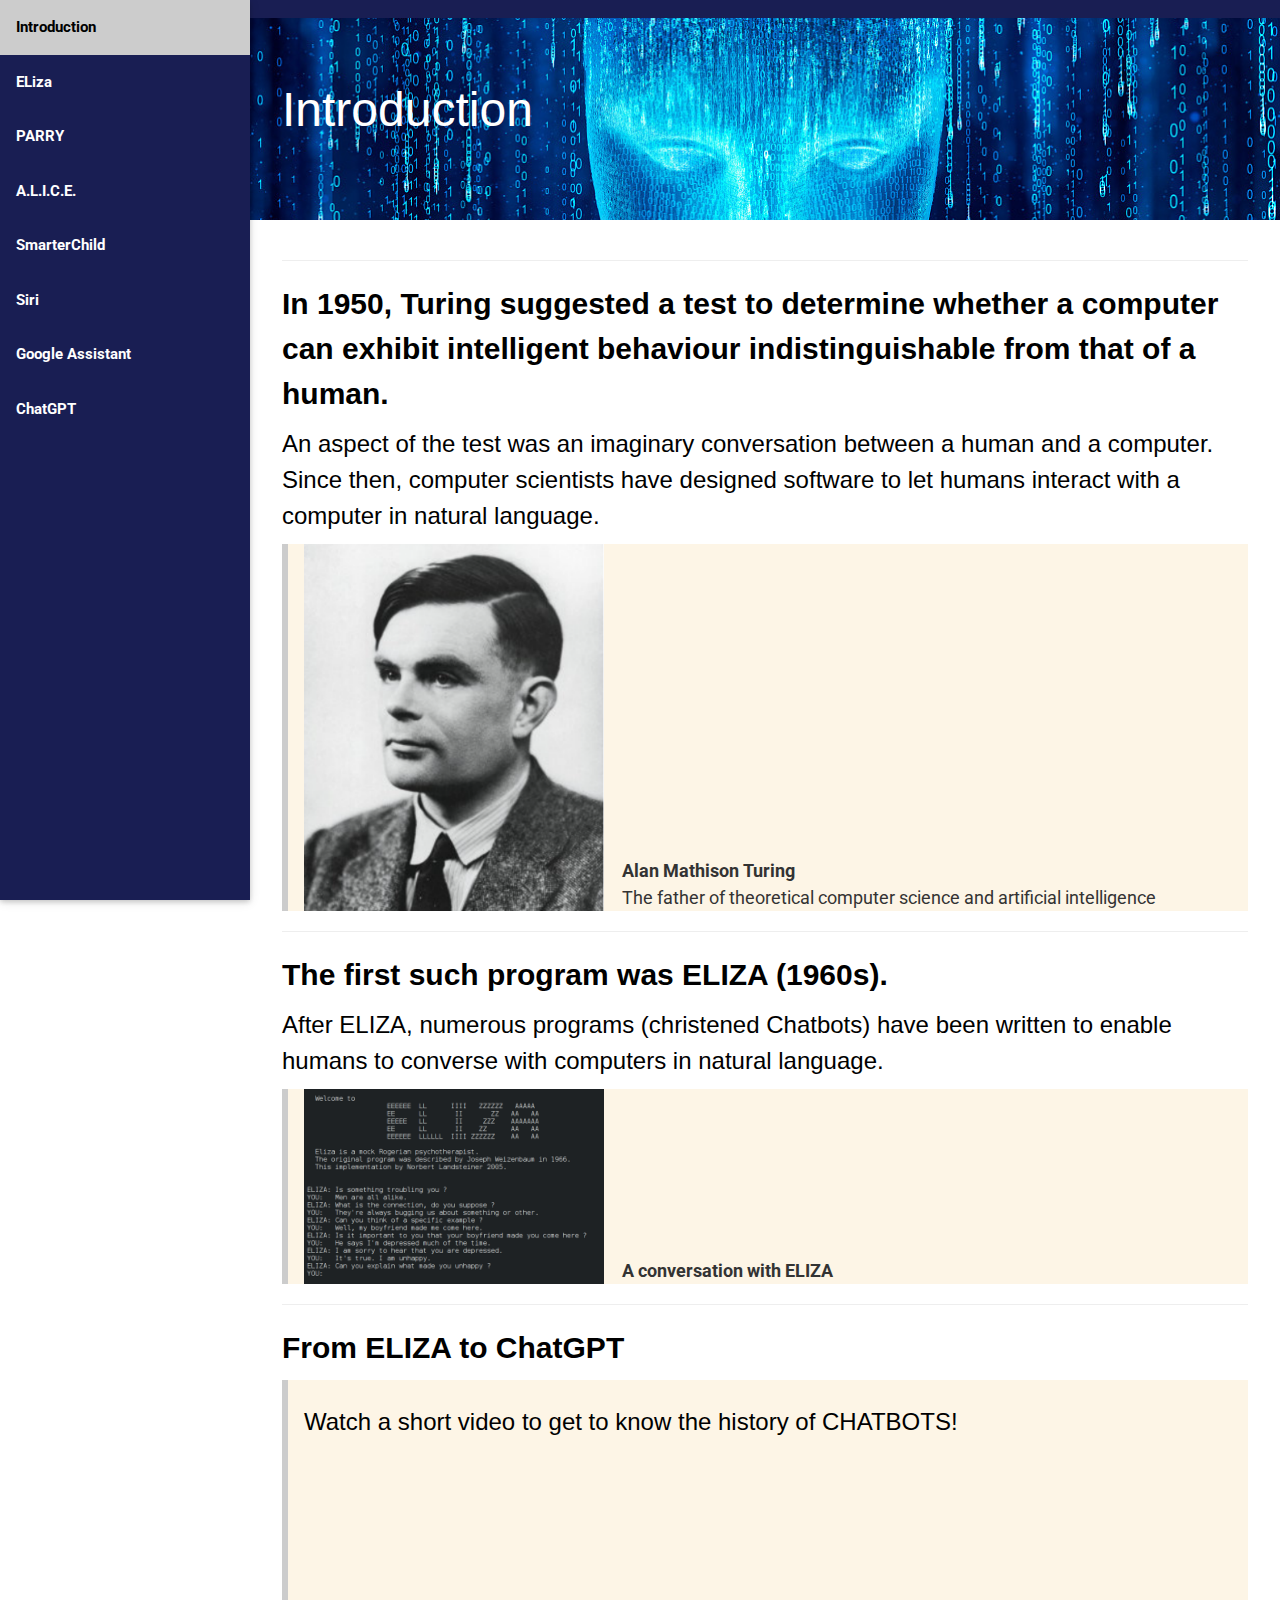
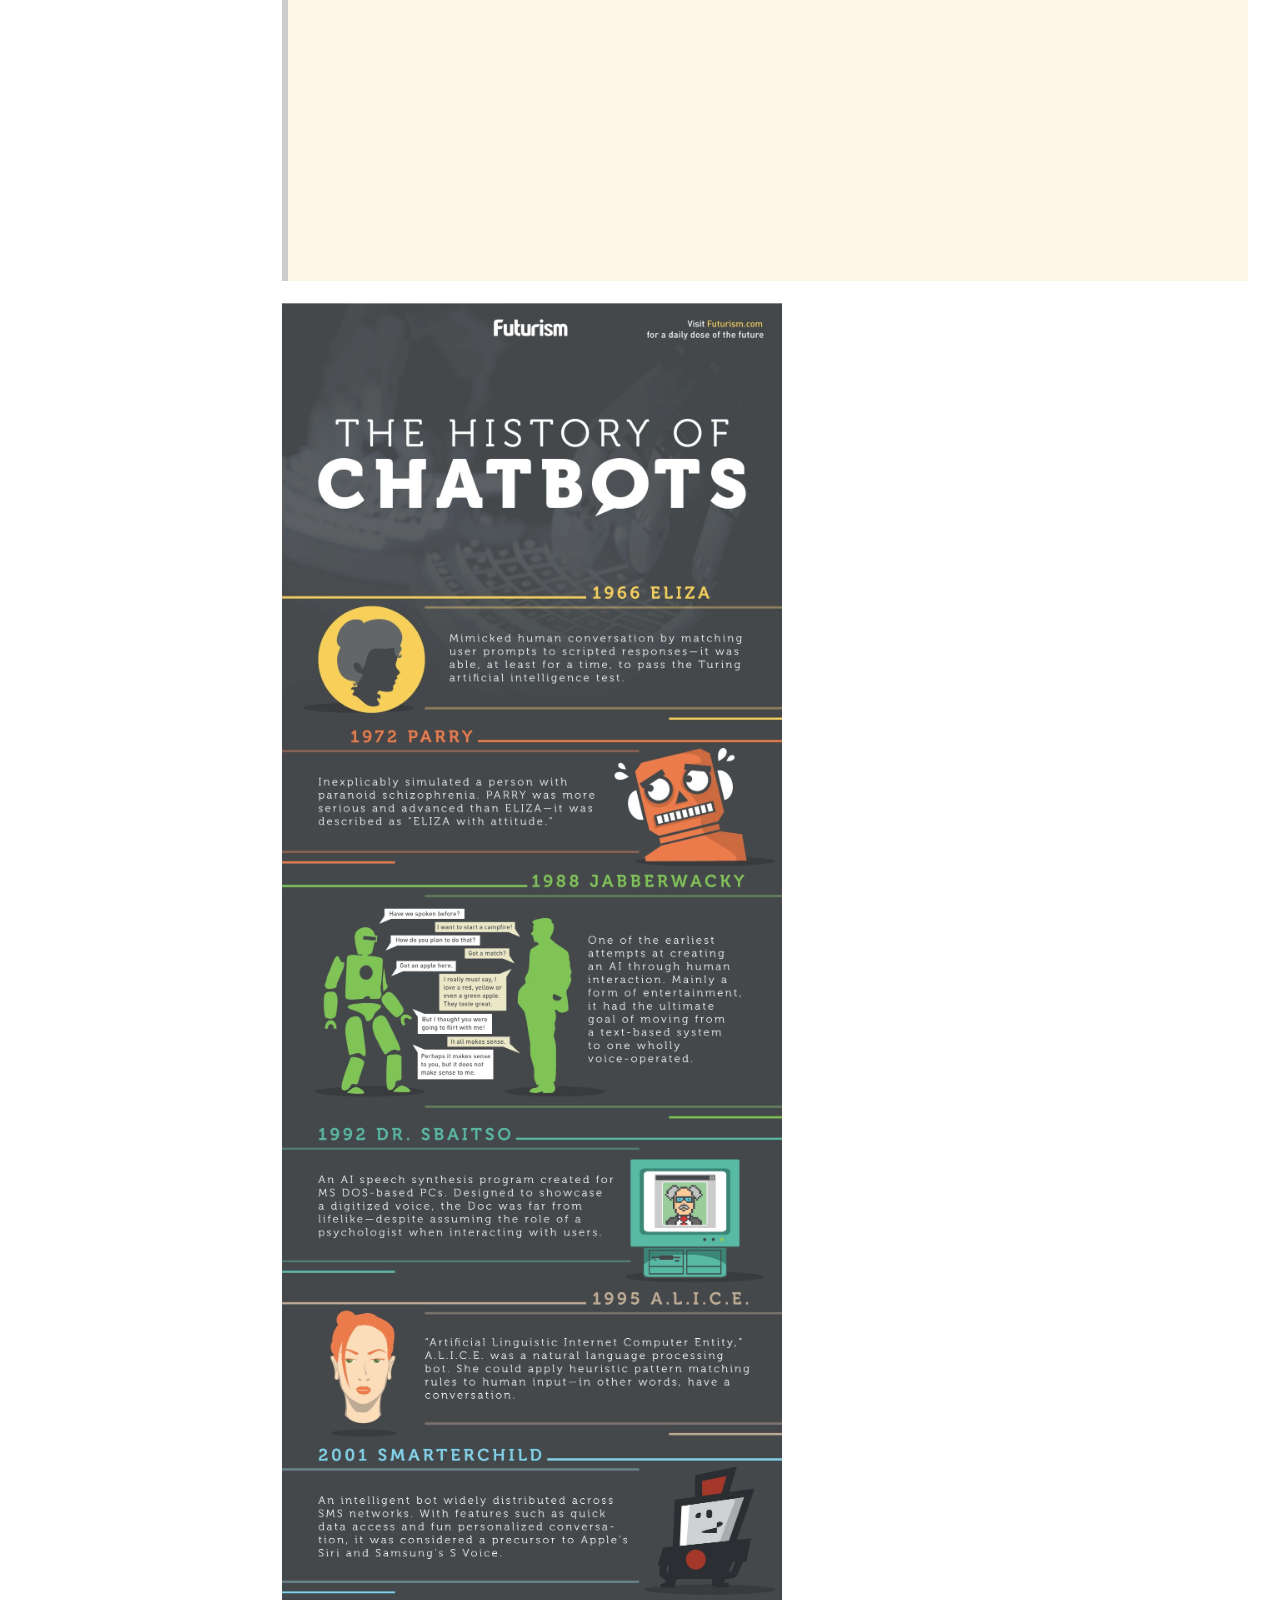
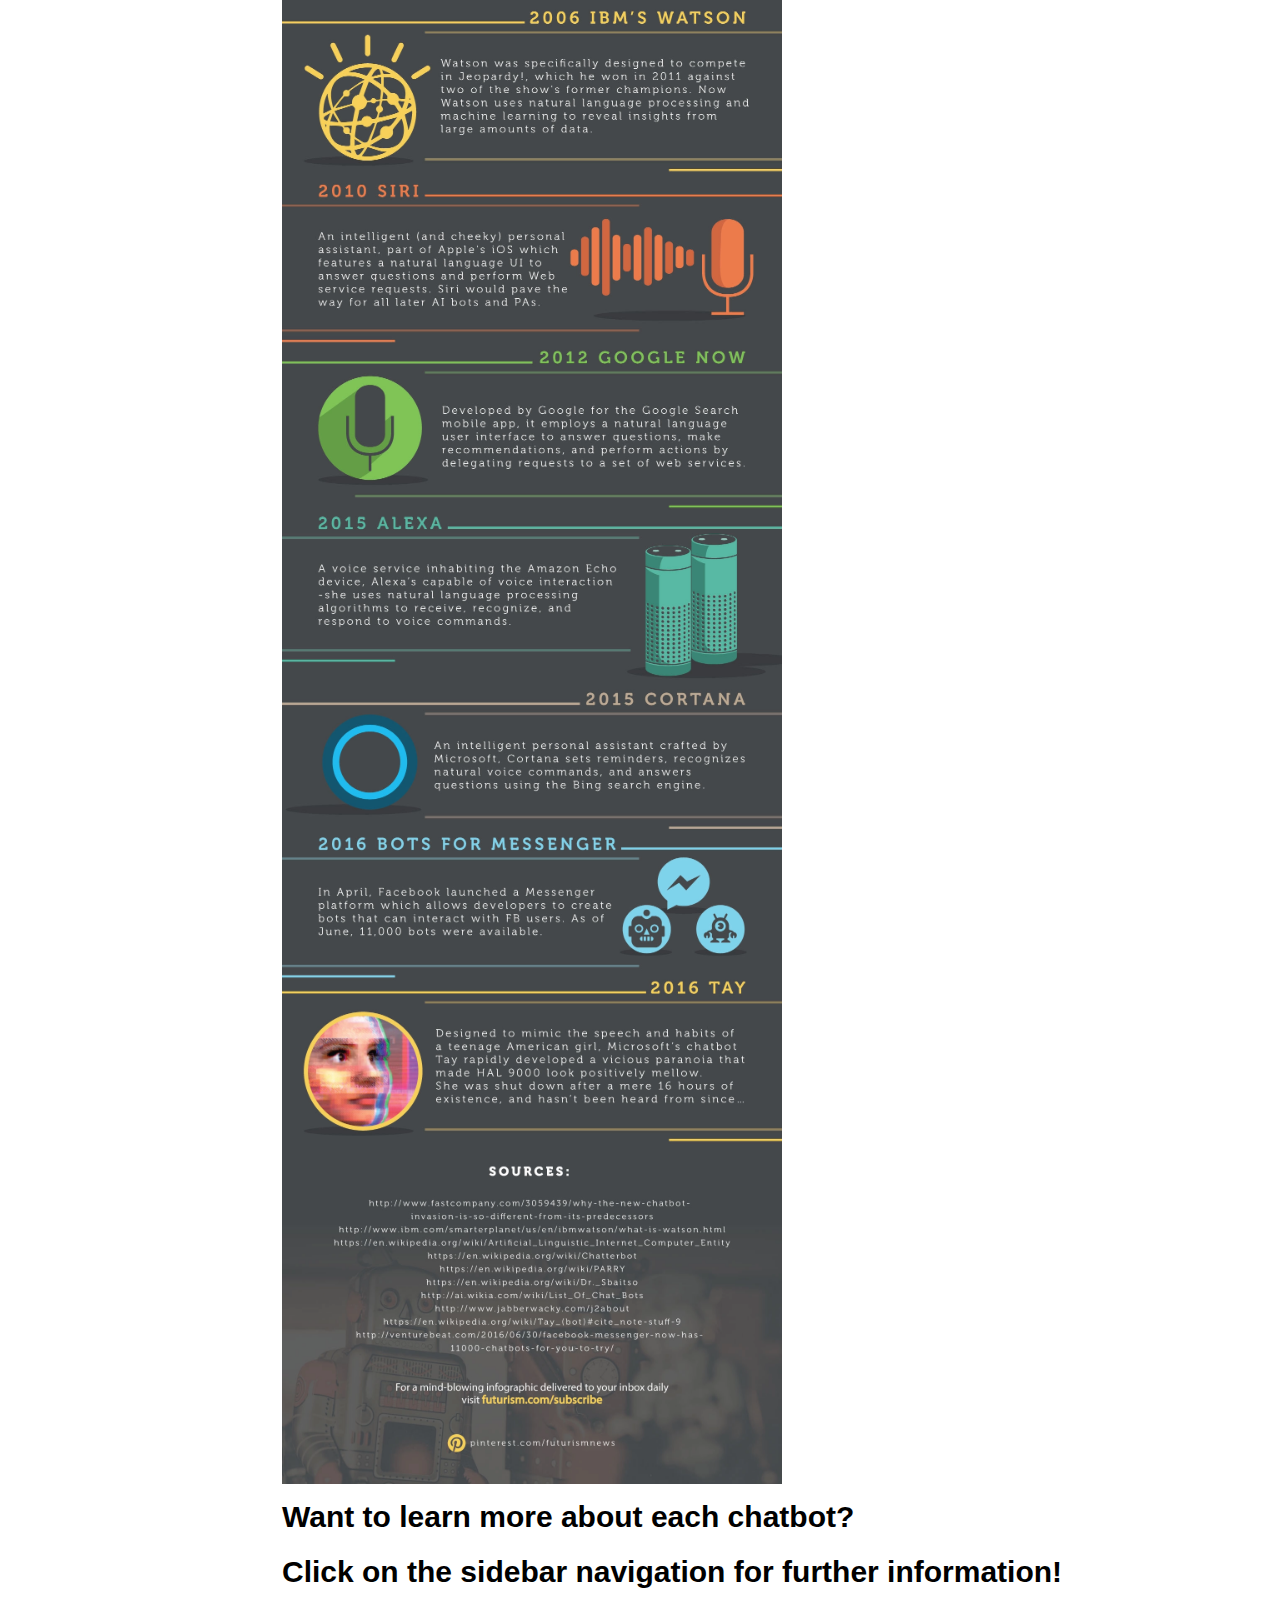
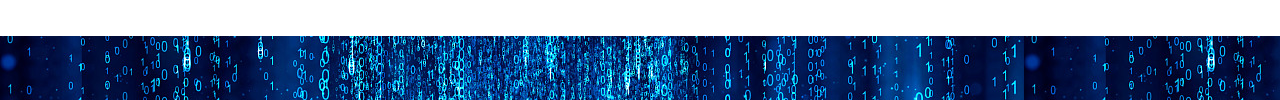
<file: index.html>
<!DOCTYPE html>
<html>
<title>From Eliza to ChatGPT</title>
<meta name="viewport" content="width=device-width, initial-scale=1">
<link rel="stylesheet" href="style.css">
<link rel="stylesheet" href="color.css">
<link rel="stylesheet" href="https://fonts.googleapis.com/css?family=Roboto">
<link rel="stylesheet" href="https://cdnjs.cloudflare.com/ajax/libs/font-awesome/4.7.0/css/font-awesome.min.css"><style>
body {font-family: "Roboto", sans-serif}
.w3-bar-block .w3-bar-item {
  padding: 16px;
  font-weight: bold;
}
</style>
<body>

<nav class="w3-sidebar w3-bar-block w3-collapse w3-animate-left w3-card w3-theme" style="z-index:3;width:250px;" id="mySidebar">
  <a class="w3-bar-item w3-button w3-hide-large w3-large" href="javascript:void(0)" onclick="w3_close()">Close <i class="fa fa-remove"></i></a>
  <a class="w3-bar-item w3-button w3-theme-light" href="#">Introduction</a>
  <a class="w3-bar-item w3-button" href="Eliza.html">ELiza</a>
  <a class="w3-bar-item w3-button" href="PARRY.html">PARRY</a>
  <a class="w3-bar-item w3-button" href="alice.html">A.L.I.C.E.</a>
  <a class="w3-bar-item w3-button" href="smarter.html">SmarterChild</a>
  <a class="w3-bar-item w3-button" href="siri.html">Siri</a>
  <a class="w3-bar-item w3-button" href="google.html">Google Assistant</a>
  <a class="w3-bar-item w3-button" href="chatgpt.html">ChatGPT</a>
 
  </div>
</nav>

<div class="w3-overlay w3-hide-large w3-animate-opacity" onclick="w3_close()" style="cursor:pointer" id="myOverlay"></div>

<div class="w3-main" style="margin-left:250px;">

  <div id="myTop" class="w3-container w3-top w3-theme w3-large container" style="background-size: cover;">
    <p><i class="fa fa-bars w3-button w3-teal w3-hide-large w3-xlarge" onclick="w3_open()"></i>
    <span id="myIntro" class="w3-hide">Introduction</span></p>
  </div>
  
  <header class="w3-container w3-theme container" style="padding:64px 32px; background-image: url('back1.jpg'); background-size: cover; background-position: center;">
  <h1 class="w3-xxxlarge">Introduction</h1>
</header>


<div class="w3-container" style="padding: 20px 32px 32px;">


<hr>
<h2><strong> In 1950, Turing suggested a test to determine whether a computer can exhibit intelligent behaviour indistinguishable from that of a human. </strong></h2>
  <h3>An aspect of the test was an imaginary conversation between a human and a computer. Since then, computer scientists have designed software to let humans interact with a computer in natural language.</h3>

<div class="w3-container w3-sand w3-leftbar">
  <div class="image-container">
  <img src="turing.png" style="width: 300px; height: auto;" >
  <p><strong>Alan Mathison Turing</strong>
   <br> The father of theoretical computer science and artificial intelligence
  </p>
</div>
</div>


<hr>
<h2> <strong> The first such program was ELIZA (1960s).</strong> </h2>
  <h3>After ELIZA, numerous programs (christened Chatbots) have been written to enable humans to converse with computers in natural language. </h3>
<div class="w3-container w3-sand w3-leftbar">
  <div class="image-container">
  <img src="ELIZA_conversation.png" style="width: 300px; height: auto;">
    <p><strong>A conversation with ELIZA</strong>
     </p>
   </div>
</div>

<hr>
<h2><strong>From ELIZA to ChatGPT</strong></h2>
<div class="w3-container w3-sand w3-leftbar">
<h3><p>Watch a short video to get to know the history of CHATBOTS!</p></h3>
<iframe width="728" height="410" src="https://www.youtube.com/embed/pNvEITBUmBM" title="The History of Chatbots: From ELIZA to ChatGPT" frameborder="0" allow="accelerometer; autoplay; clipboard-write; encrypted-media; gyroscope; picture-in-picture; web-share" allowfullscreen></iframe>
</div>
<br>
<img src="The-History-of-Chatbots.webp" style="width:500px; height:auto">
<br>

<h2><strong>Want to learn more about each chatbot? </strong></h2>
<h2><strong>Click on the sidebar navigation for further information!</strong></h2>




</div>
</div>
</div>

</div>

<footer class="w3-container w3-theme w3-footer" style="padding:32px">
</footer>
     
</div>

<script>
// Open and close the sidebar on medium and small screens
function w3_open() {
  document.getElementById("mySidebar").style.display = "block";
  document.getElementById("myOverlay").style.display = "block";
}

function w3_close() {
  document.getElementById("mySidebar").style.display = "none";
  document.getElementById("myOverlay").style.display = "none";
}

// Change style of top container on scroll
window.onscroll = function() {myFunction()};
function myFunction() {
  if (document.body.scrollTop > 80 || document.documentElement.scrollTop > 80) {
    document.getElementById("myTop").classList.add("w3-card-4", "w3-animate-opacity");
    document.getElementById("myIntro").classList.add("w3-show-inline-block");
  } else {
    document.getElementById("myIntro").classList.remove("w3-show-inline-block");
    document.getElementById("myTop").classList.remove("w3-card-4", "w3-animate-opacity");
  }
}

// Accordions
function myAccordion(id) {
  var x = document.getElementById(id);
  if (x.className.indexOf("w3-show") == -1) {
    x.className += " w3-show";
    x.previousElementSibling.className += " w3-theme";
  } else { 
    x.className = x.className.replace("w3-show", "");
    x.previousElementSibling.className = 
    x.previousElementSibling.className.replace(" w3-theme", "");
  }
}


</script>
     
</body>
</html>
</file>
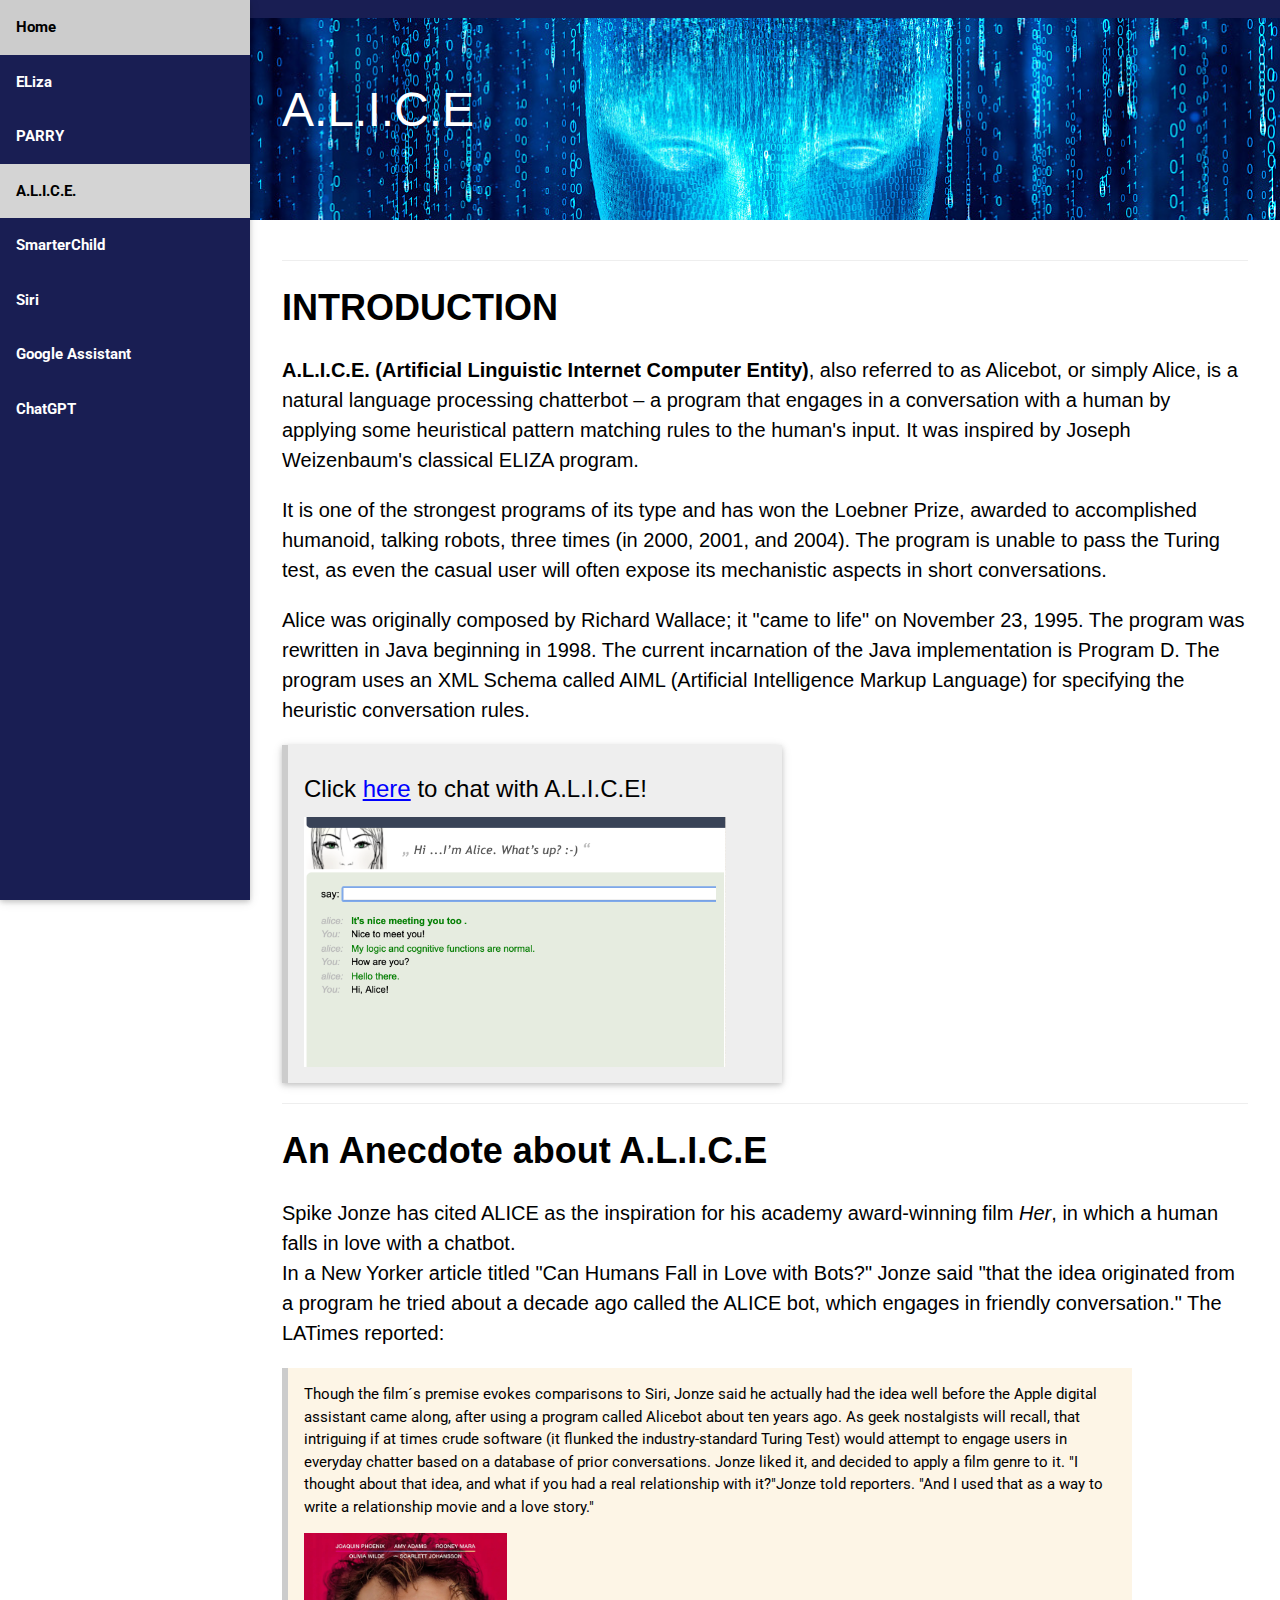
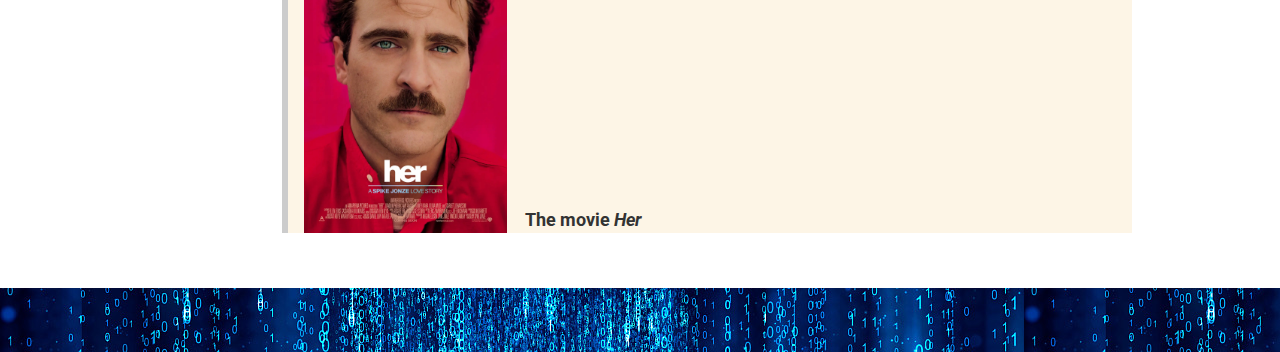
<file: alice.html>
<!DOCTYPE html>
<html>
<title>From Eliza to ChatGPT</title>
<meta name="viewport" content="width=device-width, initial-scale=1">
<link rel="stylesheet" href="style.css">
<link rel="stylesheet" href="color.css">
<link rel="stylesheet" href="https://fonts.googleapis.com/css?family=Roboto">
<link rel="stylesheet" href="https://cdnjs.cloudflare.com/ajax/libs/font-awesome/4.7.0/css/font-awesome.min.css"><style>
body {font-family: "Roboto", sans-serif}
.w3-bar-block .w3-bar-item {
  padding: 16px;
  font-weight: bold;
}
</style>
<body>

<nav class="w3-sidebar w3-bar-block w3-collapse w3-animate-left w3-card w3-theme" style="z-index:2;width:250px;" id="mySidebar">
  <a class="w3-bar-item w3-button w3-hide-large w3-large" href="javascript:void(0)" onclick="w3_close()">Close <i class="fa fa-remove"></i></a>
  <a class="w3-bar-item w3-button" href="group.html">Home</a>
  <a class="w3-bar-item w3-button" href="Eliza.html">ELiza</a>
  <a class="w3-bar-item w3-button" href="PARRY.html">PARRY</a>
  <a class="w3-bar-item w3-button w3-theme-light" href="alice.html">A.L.I.C.E.</a>
  <a class="w3-bar-item w3-button" href="smarter.html">SmarterChild</a>
  <a class="w3-bar-item w3-button" href="siri.html">Siri</a>
  <a class="w3-bar-item w3-button" href="google.html">Google Assistant</a>
  <a class="w3-bar-item w3-button" href="chatgpt.html">ChatGPT</a>
 
  </div>
</nav>

<div class="w3-overlay w3-hide-large w3-animate-opacity" onclick="w3_close()" style="cursor:pointer" id="myOverlay"></div>

<div class="w3-main" style="margin-left:250px;">

  <div id="myTop" class="w3-container w3-top w3-theme w3-large container" style="background-size: cover;">
    <p><i class="fa fa-bars w3-button w3-teal w3-hide-large w3-xlarge" onclick="w3_open()"></i>
    <span id="myIntro" class="w3-hide">A.L.I.C.E</span></p>
  </div>
  
  <header class="w3-container w3-theme container" style="padding:64px 32px; background-image: url('back1.jpg'); background-size: cover; background-position: center;">
  <h1 class="w3-xxxlarge">A.L.I.C.E</h1>
</header>


<div class="w3-container" style="padding: 20px 32px 32px; ">
    <hr>
    <h1><strong>INTRODUCTION</strong></h1>
    <h4><p><strong>A.L.I.C.E. (Artificial Linguistic Internet Computer Entity)</strong>, also referred to as Alicebot, or simply Alice, is a natural language processing chatterbot &ndash; a program that engages in a conversation with a human by applying some heuristical pattern matching rules to the human's input. It was inspired by Joseph Weizenbaum's classical ELIZA program.</p></h4>
    <h4><p>It is one of the strongest programs of its type and has won the Loebner Prize, awarded to accomplished humanoid, talking robots, three times (in 2000, 2001, and 2004). The program is unable to pass the Turing test, as even the casual user will often expose its mechanistic aspects in short conversations. </p></h4>
    <h4><p>Alice was originally composed by Richard Wallace; it "came to life" on November 23, 1995. The program was rewritten in Java beginning in 1998. The current incarnation of the Java implementation is Program D. The program uses an XML Schema called AIML (Artificial Intelligence Markup Language) for specifying the heuristic conversation rules.</p></h4>


<div class="w3-container w3-padding-16 w3-card w3-leftbar" style="background-color:#eee; width:500px; height: auto;">
    <h3>Click <a href="http://www.mfellmann.net/content/alice.html" style="color:blue">here</a> to chat with A.L.I.C.E!</h3>
    <img src="Alice.png" style="height: 250px; width: auto">
  </div>
<hr>
<div>
<h1><strong>An Anecdote about A.L.I.C.E</strong></h1>
<h4><p>Spike Jonze has cited ALICE as the inspiration for his academy award-winning film <i>Her</i>, in which a human falls in love with a chatbot. 
  <br>In a New Yorker article titled "Can Humans Fall in Love with Bots?" Jonze said "that the idea originated from a program he tried about a decade ago called the ALICE bot, which engages in friendly conversation." The LATimes reported:</p></h4>
<div class="w3-container w3-sand w3-leftbar" style=" width: 850px; height: auto;">
  <p>Though the film&acute;s premise evokes comparisons to Siri, Jonze said he actually had the idea well before the Apple digital assistant came along, after using a program called Alicebot about ten years ago. As geek nostalgists will recall, that intriguing if at times crude software (it flunked the industry-standard Turing Test) would attempt to engage users in everyday chatter based on a database of prior conversations. Jonze liked it, and decided to apply a film genre to it. "I thought about that idea, and what if you had a real relationship with it?"Jonze told reporters. "And I used that as a way to write a relationship movie and a love story."</p>

<div class="image-container">
  <img src="her.JPG" style="width: auto; height: 300px;" >
  <p><strong>The movie <i>Her</i></strong>
  </p>
</div>
</div>
</div>

</div>
</div>
</div>
</body>
<br>




<footer class="w3-container w3-theme w3-footer" style="padding:32px">
</footer>
     

    <script>
// Open and close the sidebar on medium and small screens
function w3_open() {
  document.getElementById("mySidebar").style.display = "block";
  document.getElementById("myOverlay").style.display = "block";
}

function w3_close() {
  document.getElementById("mySidebar").style.display = "none";
  document.getElementById("myOverlay").style.display = "none";
}

// Change style of top container on scroll
window.onscroll = function() {myFunction()};
function myFunction() {
  if (document.body.scrollTop > 80 || document.documentElement.scrollTop > 80) {
    document.getElementById("myTop").classList.add("w3-card-4", "w3-animate-opacity");
    document.getElementById("myIntro").classList.add("w3-show-inline-block");
  } else {
    document.getElementById("myIntro").classList.remove("w3-show-inline-block");
    document.getElementById("myTop").classList.remove("w3-card-4", "w3-animate-opacity");
  }
}

// Accordions
function myAccordion(id) {
  var x = document.getElementById(id);
  if (x.className.indexOf("w3-show") == -1) {
    x.className += " w3-show";
    x.previousElementSibling.className += " w3-theme";
  } else { 
    x.className = x.className.replace("w3-show", "");
    x.previousElementSibling.className = 
    x.previousElementSibling.className.replace(" w3-theme", "");
  }
}


</script>
     
</body>
</html>
</file>
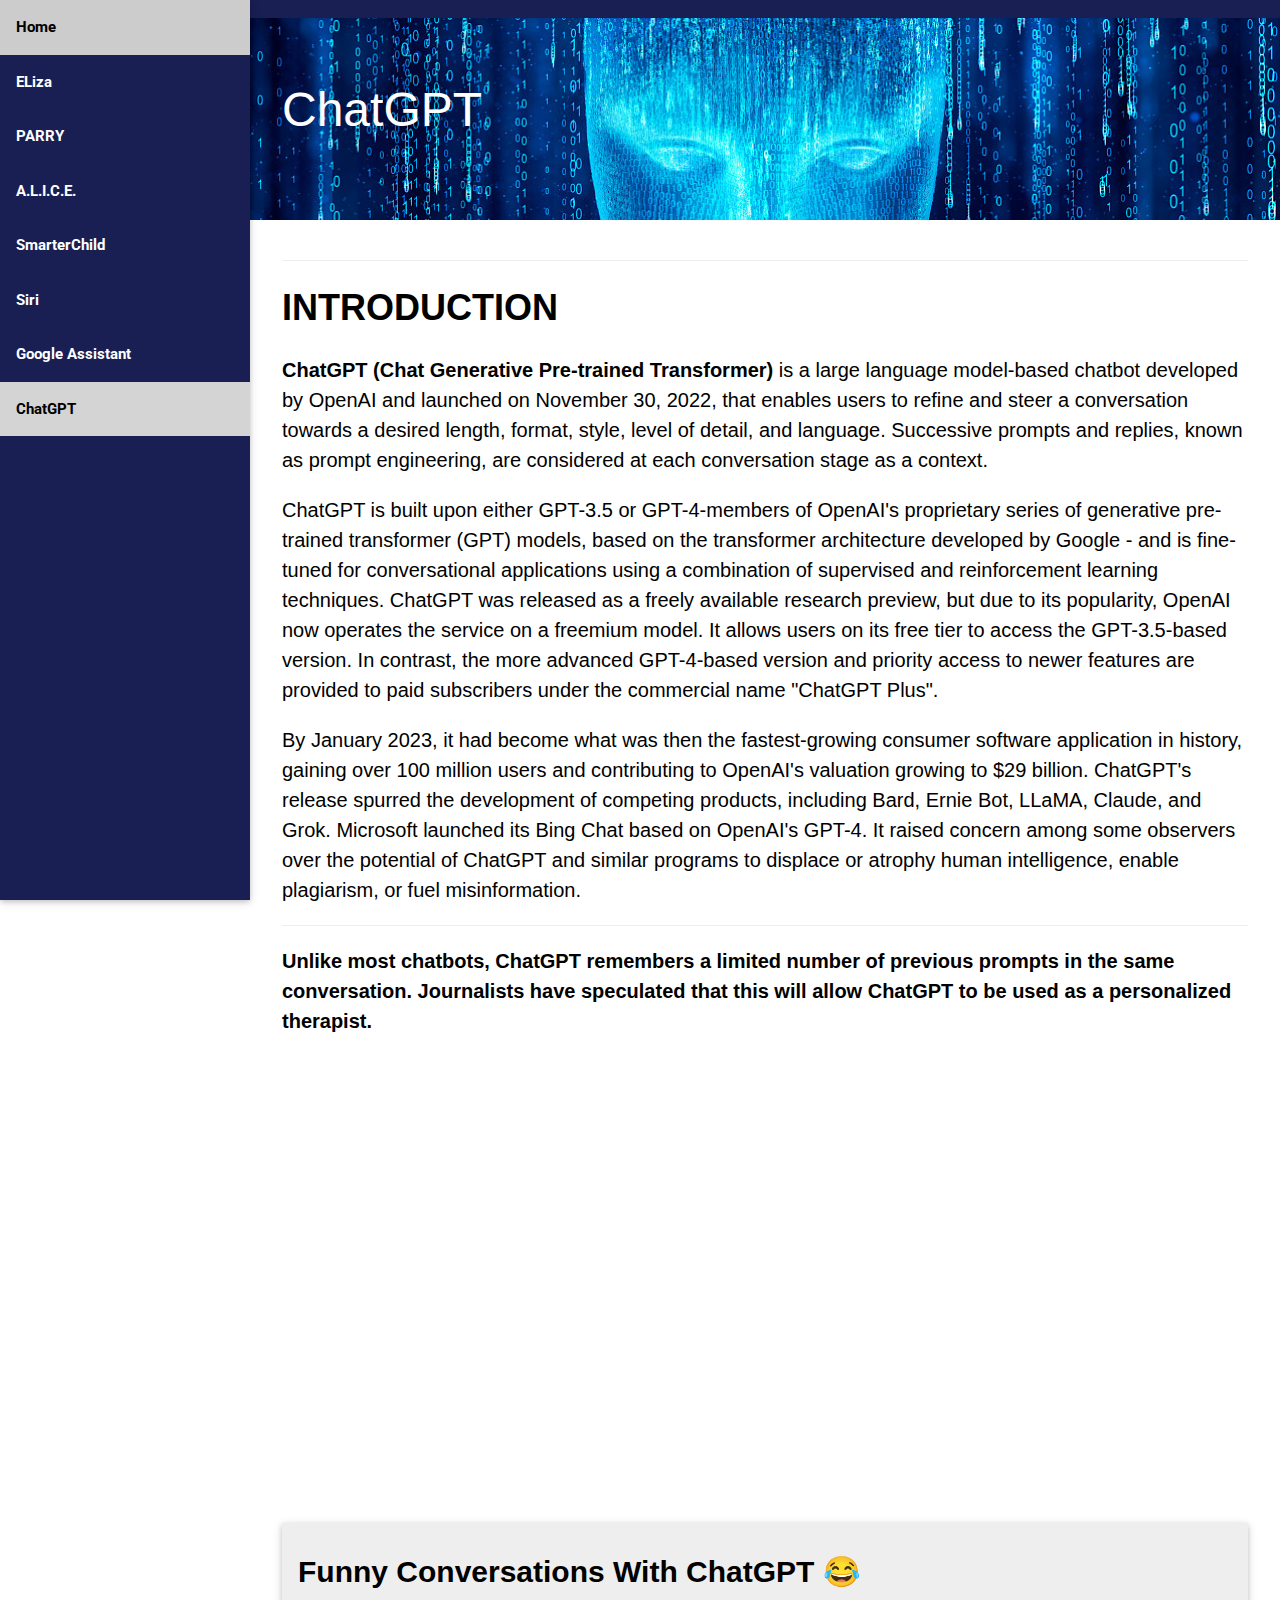
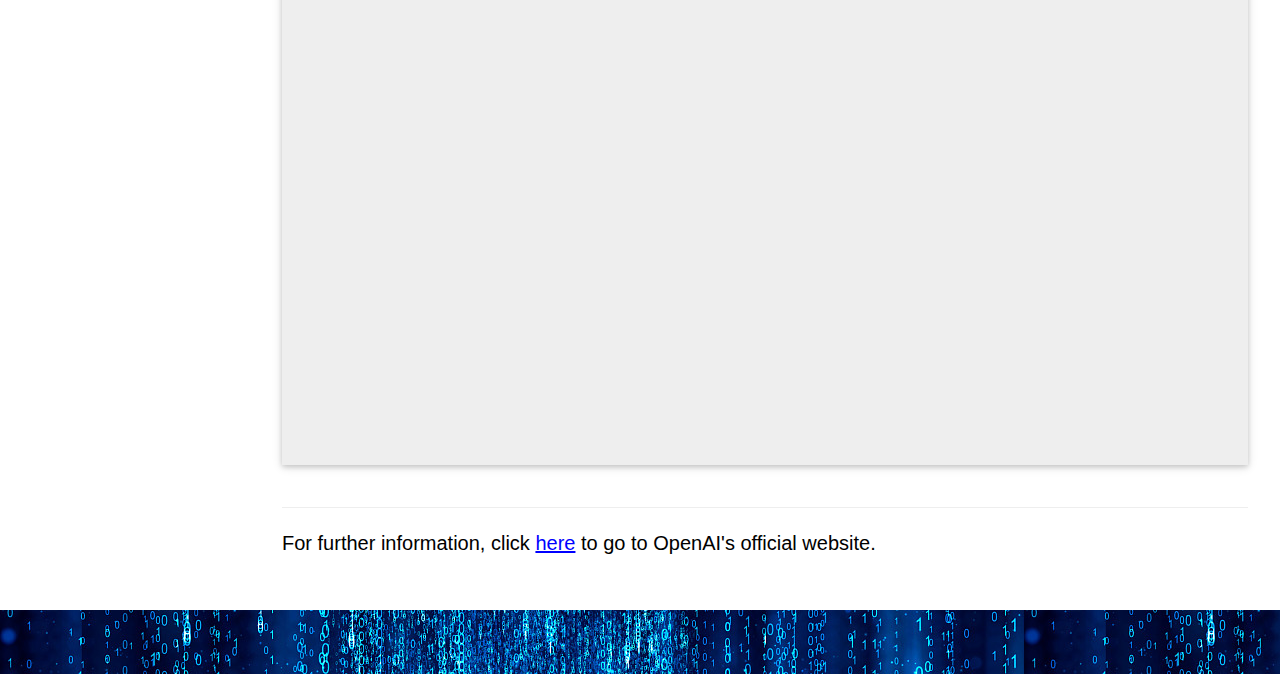
<file: chatgpt.html>
<!DOCTYPE html>
<html>
<title>From Eliza to ChatGPT</title>
<meta name="viewport" content="width=device-width, initial-scale=1">
<link rel="stylesheet" href="style.css">
<link rel="stylesheet" href="color.css">
<link rel="stylesheet" href="https://fonts.googleapis.com/css?family=Roboto">
<link rel="stylesheet" href="https://cdnjs.cloudflare.com/ajax/libs/font-awesome/4.7.0/css/font-awesome.min.css"><style>
body {font-family: "Roboto", sans-serif}
.w3-bar-block .w3-bar-item {
  padding: 16px;
  font-weight: bold;
}
</style>
<body>

<nav class="w3-sidebar w3-bar-block w3-collapse w3-animate-left w3-card w3-theme" style="z-index:3;width:250px;" id="mySidebar">
  <a class="w3-bar-item w3-button w3-hide-large w3-large" href="javascript:void(0)" onclick="w3_close()">Close <i class="fa fa-remove"></i></a>
  <a class="w3-bar-item w3-button" href="group.html">Home</a>
  <a class="w3-bar-item w3-button" href="Eliza.html">ELiza</a>
  <a class="w3-bar-item w3-button" href="PARRY.html">PARRY</a>
  <a class="w3-bar-item w3-button" href="alice.html">A.L.I.C.E.</a>
  <a class="w3-bar-item w3-button" href="smarter.html">SmarterChild</a>
  <a class="w3-bar-item w3-button" href="siri.html">Siri</a>
  <a class="w3-bar-item w3-button" href="google.html">Google Assistant</a>
  <a class="w3-bar-item w3-button w3-theme-light" href="chatgpt.html">ChatGPT</a>
 
  </div>
</nav>

<div class="w3-overlay w3-hide-large w3-animate-opacity" onclick="w3_close()" style="cursor:pointer" id="myOverlay"></div>

<div class="w3-main" style="margin-left:250px;">

  <div id="myTop" class="w3-container w3-top w3-theme w3-large container" style="background-size: cover;">
    <p><i class="fa fa-bars w3-button w3-teal w3-hide-large w3-xlarge" onclick="w3_open()"></i>
    <span id="myIntro" class="w3-hide">ChatGPT</span></p>
  </div>
  
  <header class="w3-container w3-theme container" style="padding:64px 32px; background-image: url('back1.jpg'); background-size: cover; background-position: center;">
  <h1 class="w3-xxxlarge">ChatGPT</h1>
</header>


<div class="w3-container" style="padding: 20px 32px 32px;">
  <hr>
  <h1><strong>INTRODUCTION</strong></h1>
  <h4><p><strong>ChatGPT (Chat Generative Pre-trained Transformer)</strong> is a large language model-based chatbot developed by OpenAI and launched on November 30, 2022, that enables users to refine and steer a conversation towards a desired length, format, style, level of detail, and language. Successive prompts and replies, known as prompt engineering, are considered at each conversation stage as a context.</p></h4>
  <h4><p>ChatGPT is built upon either GPT-3.5 or GPT-4-members of OpenAI's proprietary series of generative pre-trained transformer (GPT) models, based on the transformer architecture developed by Google - and is fine-tuned for conversational applications using a combination of supervised and reinforcement learning techniques. ChatGPT was released as a freely available research preview, but due to its popularity, OpenAI now operates the service on a freemium model. It allows users on its free tier to access the GPT-3.5-based version. In contrast, the more advanced GPT-4-based version and priority access to newer features are provided to paid subscribers under the commercial name "ChatGPT Plus".</p></h4>
  <h4><p>By January 2023, it had become what was then the fastest-growing consumer software application in history, gaining over 100 million users and contributing to OpenAI's valuation growing to $29 billion. ChatGPT's release spurred the development of competing products, including Bard, Ernie Bot, LLaMA, Claude, and Grok. Microsoft launched its Bing Chat based on OpenAI's GPT-4. It raised concern among some observers over the potential of ChatGPT and similar programs to displace or atrophy human intelligence, enable plagiarism, or fuel misinformation.</p></h4>
  <hr>
  <h4><p><strong>Unlike most chatbots, ChatGPT remembers a limited number of previous prompts in the same conversation. Journalists have speculated that this will allow ChatGPT to be used as a personalized therapist.</strong></p></h4>
  <iframe width="778.5" height="438" src="https://www.youtube.com/embed/3ao7Z8duDXc" title="Chat GPT Explained in 5 Minutes | What Is Chat GPT ? | Introduction To Chat GPT | Simplilearn" frameborder="0" allow="accelerometer; autoplay; clipboard-write; encrypted-media; gyroscope; picture-in-picture; web-share" allowfullscreen></iframe>
<br>
<br>

  <div class="w3-container w3-padding-16 w3-card" style="background-color:#eee">
  <h2><strong>Funny Conversations With ChatGPT &#128514;</strong></h2>
  <iframe width="778.5" height="438" src="https://www.youtube.com/embed/R9qIEXcYGv4" title="The Funniest ChatGPT Conversations" frameborder="0" allow="accelerometer; autoplay; clipboard-write; encrypted-media; gyroscope; picture-in-picture; web-share" allowfullscreen></iframe>
  </div>

  <br>
  <hr>
  
  <h4><p>For further information, click <a href="https://openai.com/chatgpt" style="color:blue">here</a> to go to OpenAI's official website.</a></p></h4>

</div>
</div>
</body>


<footer class="w3-container w3-theme w3-footer" style="padding:32px">
</footer>
     


     
</div>



<script>
// Open and close the sidebar on medium and small screens
function w3_open() {
  document.getElementById("mySidebar").style.display = "block";
  document.getElementById("myOverlay").style.display = "block";
}

function w3_close() {
  document.getElementById("mySidebar").style.display = "none";
  document.getElementById("myOverlay").style.display = "none";
}

// Change style of top container on scroll
window.onscroll = function() {myFunction()};
function myFunction() {
  if (document.body.scrollTop > 80 || document.documentElement.scrollTop > 80) {
    document.getElementById("myTop").classList.add("w3-card-4", "w3-animate-opacity");
    document.getElementById("myIntro").classList.add("w3-show-inline-block");
  } else {
    document.getElementById("myIntro").classList.remove("w3-show-inline-block");
    document.getElementById("myTop").classList.remove("w3-card-4", "w3-animate-opacity");
  }
}

// Accordions
function myAccordion(id) {
  var x = document.getElementById(id);
  if (x.className.indexOf("w3-show") == -1) {
    x.className += " w3-show";
    x.previousElementSibling.className += " w3-theme";
  } else { 
    x.className = x.className.replace("w3-show", "");
    x.previousElementSibling.className = 
    x.previousElementSibling.className.replace(" w3-theme", "");
  }
}


</script>
     
</body>
</html>
</file>
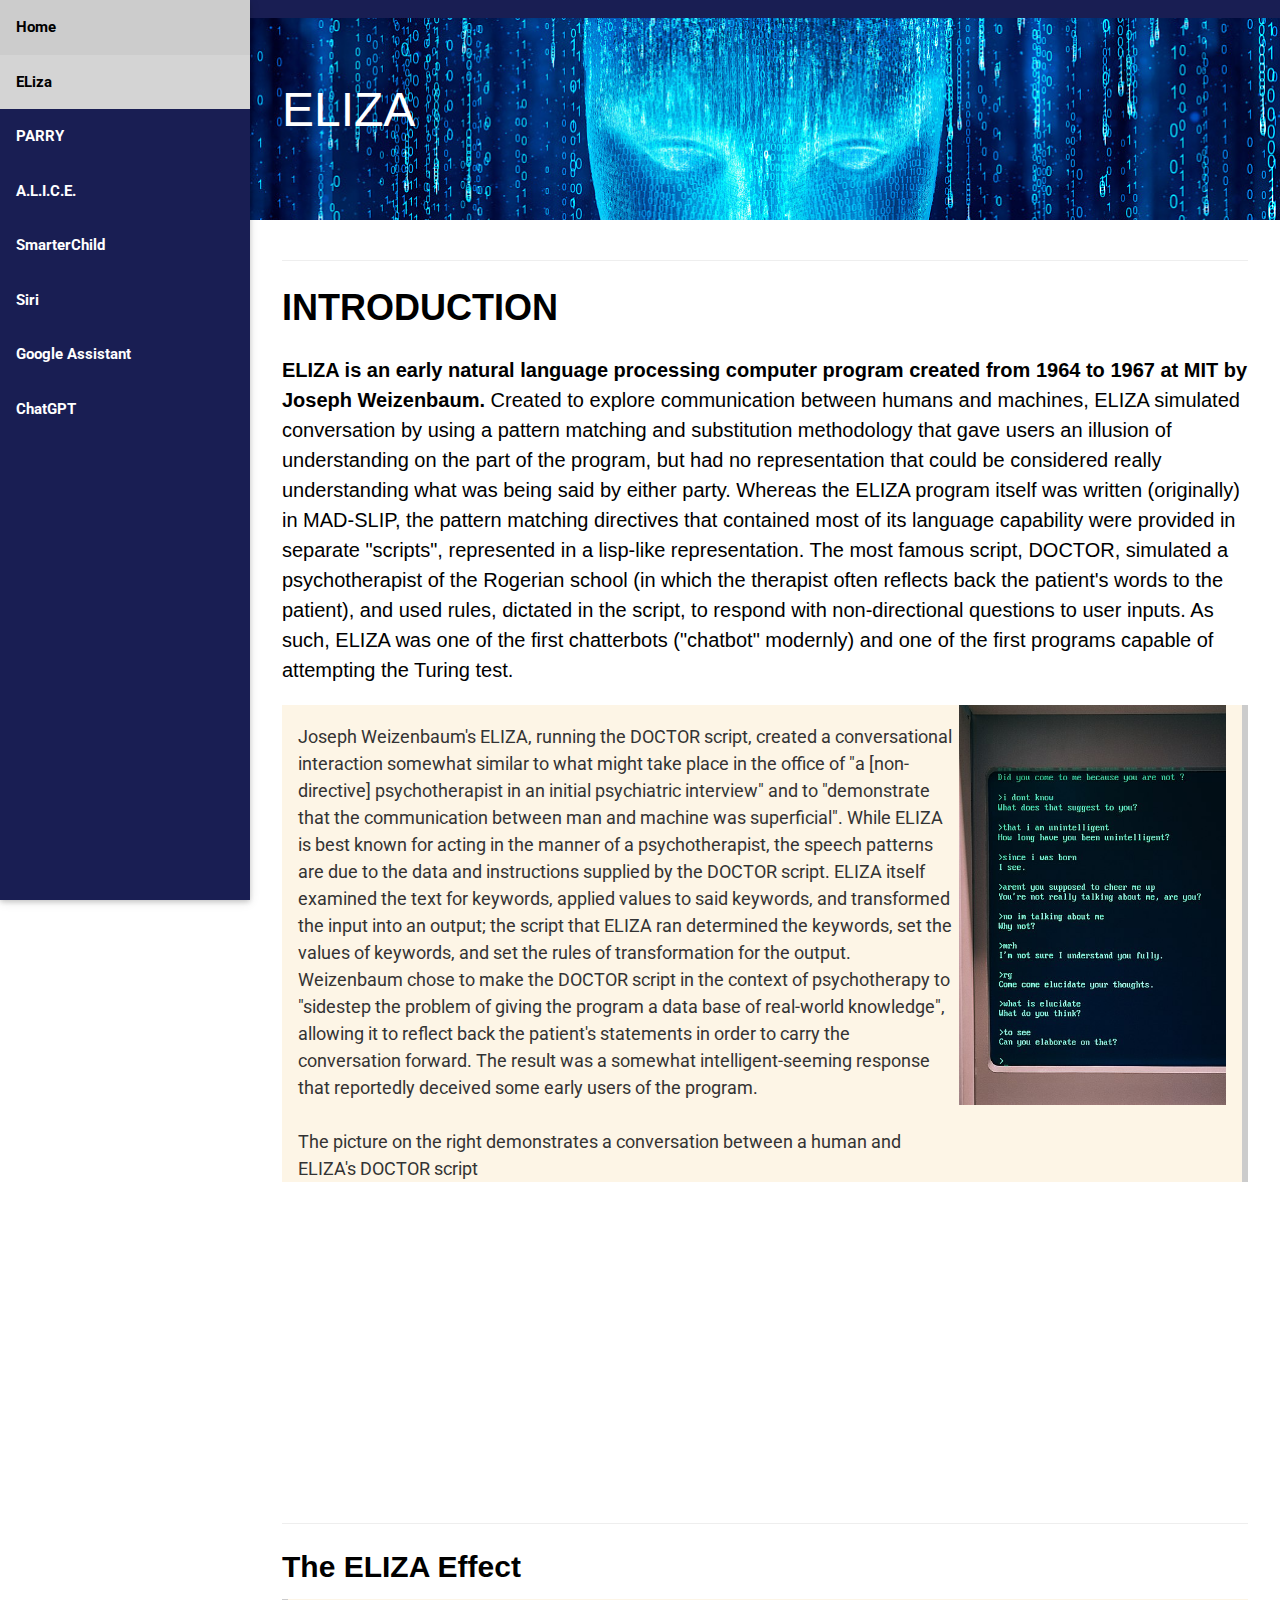
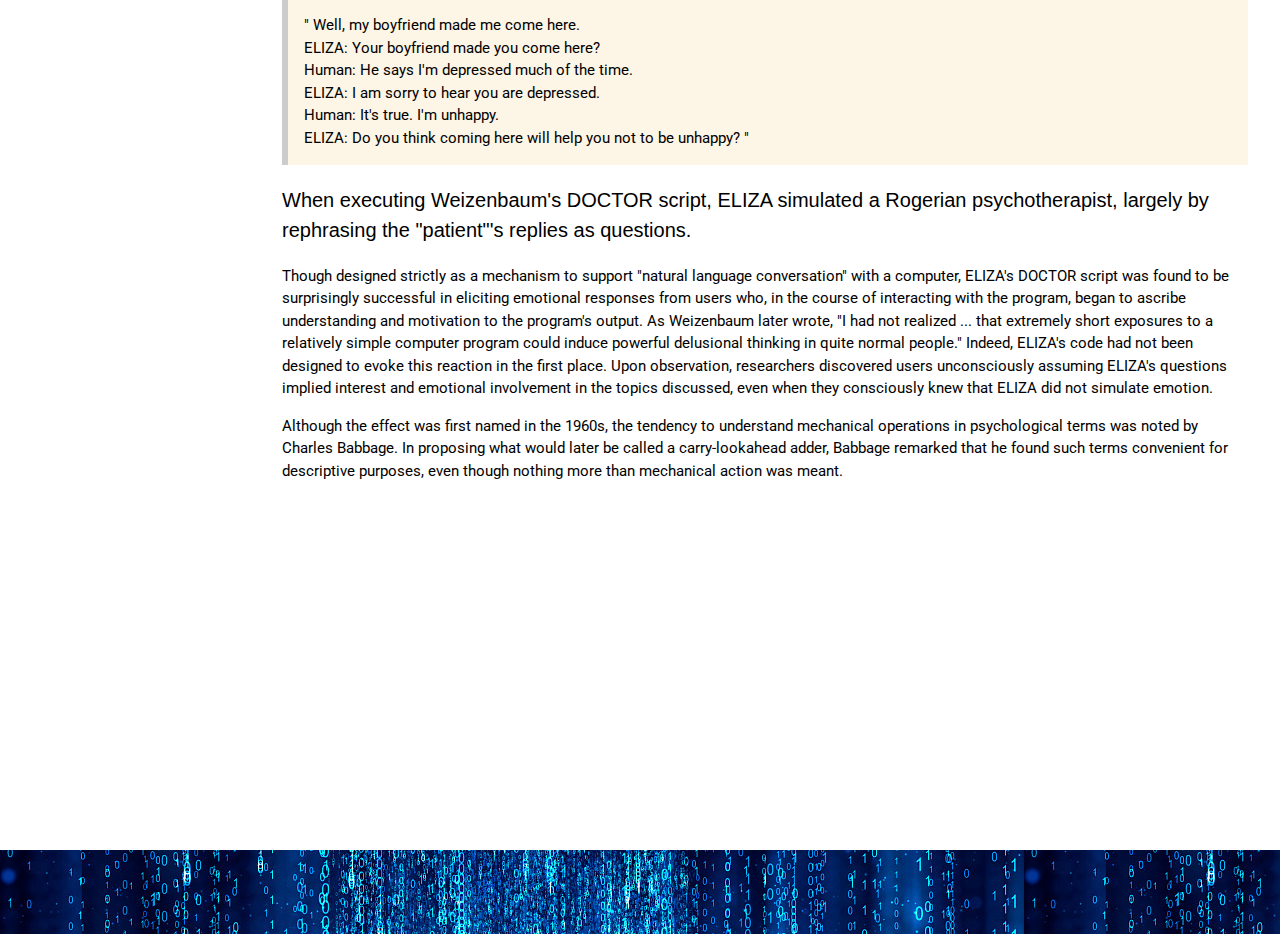
<file: Eliza.html>
<!DOCTYPE html>
<html>
<title>From Eliza to ChatGPT</title>
<meta name="viewport" content="width=device-width, initial-scale=1">
<link rel="stylesheet" href="style.css">
<link rel="stylesheet" href="color.css">
<link rel="stylesheet" href="https://fonts.googleapis.com/css?family=Roboto">
<link rel="stylesheet" href="https://cdnjs.cloudflare.com/ajax/libs/font-awesome/4.7.0/css/font-awesome.min.css"><style>
body {font-family: "Roboto", sans-serif}
.w3-bar-block .w3-bar-item {
  padding: 16px;
  font-weight: bold;
}
</style>
<body>

<nav class="w3-sidebar w3-bar-block w3-collapse w3-animate-left w3-card w3-theme" style="z-index:3;width:250px;" id="mySidebar">
  <a class="w3-bar-item w3-button w3-hide-large w3-large" href="javascript:void(0)" onclick="w3_close()">Close <i class="fa fa-remove"></i></a>
  <a class="w3-bar-item w3-button" href="group.html">Home</a>
  <a class="w3-bar-item w3-button w3-theme-light" href="Eliza.html">ELiza</a>
  <a class="w3-bar-item w3-button" href="PARRY.html">PARRY</a>
  <a class="w3-bar-item w3-button" href="alice.html">A.L.I.C.E.</a>
  <a class="w3-bar-item w3-button" href="smarter.html">SmarterChild</a>
  <a class="w3-bar-item w3-button" href="siri.html">Siri</a>
  <a class="w3-bar-item w3-button" href="google.html">Google Assistant</a>
  <a class="w3-bar-item w3-button" href="chatgpt.html">ChatGPT</a>
 
  </div>
</nav>

<div class="w3-overlay w3-hide-large w3-animate-opacity" onclick="w3_close()" style="cursor:pointer" id="myOverlay"></div>

<div class="w3-main" style="margin-left:250px;">

  <div id="myTop" class="w3-container w3-top w3-theme w3-large container" style="background-size: cover;">
    <p><i class="fa fa-bars w3-button w3-teal w3-hide-large w3-xlarge" onclick="w3_open()"></i>
    <span id="myIntro" class="w3-hide">ELIZA</span></p>
  </div>
  
  <header class="w3-container w3-theme container" style="padding:64px 32px; background-image: url('back1.jpg'); background-size: cover; background-position: center;">
  <h1 class="w3-xxxlarge">ELIZA</h1>
</header>


<div class="w3-container" style="padding: 20px 32px 32px;">
    <hr>
    <h1><strong>INTRODUCTION</strong></h1>
    <h4><p><strong>ELIZA is an early natural language processing computer program created from 1964 to 1967 at MIT by Joseph Weizenbaum. </strong>Created to explore communication between humans and machines, ELIZA simulated conversation by using a pattern matching and substitution methodology that gave users an illusion of understanding on the part of the program, but had no representation that could be considered really understanding what was being said by either party. Whereas the ELIZA program itself was written (originally) in MAD-SLIP, the pattern matching directives that contained most of its language capability were provided in separate "scripts", represented in a lisp-like representation. The most famous script, DOCTOR, simulated a psychotherapist of the Rogerian school (in which the therapist often reflects back the patient's words to the patient), and used rules, dictated in the script, to respond with non-directional questions to user inputs. As such, ELIZA was one of the first chatterbots ("chatbot" modernly) and one of the first programs capable of attempting the Turing test.</p></h4>
    <div class="w3-container w3-sand w3-rightbar">
    <div style="float: right; margin-left: 5px;">   
        <img src="Video_Game_Museum_in_Berlin_(44129332940).jpg" style="width: auto; height: 400px;">
    </div>
    <div class="image-container">
        <p>Joseph Weizenbaum's ELIZA, running the DOCTOR script, created a conversational interaction somewhat similar to what might take place in the office of "a [non-directive] psychotherapist in an initial psychiatric interview" and to "demonstrate that the communication between man and machine was superficial". While ELIZA is best known for acting in the manner of a psychotherapist, the speech patterns are due to the data and instructions supplied by the DOCTOR script. ELIZA itself examined the text for keywords, applied values to said keywords, and transformed the input into an output; the script that ELIZA ran determined the keywords, set the values of keywords, and set the rules of transformation for the output. Weizenbaum chose to make the DOCTOR script in the context of psychotherapy to "sidestep the problem of giving the program a data base of real-world knowledge", allowing it to reflect back the patient's statements in order to carry the conversation forward. The result was a somewhat intelligent-seeming response that reportedly deceived some early users of the program.<br><br>The picture on the right demonstrates a conversation between a human and ELIZA's DOCTOR script</p>
    </div>
    
    </div>
    <br>
    <iframe width="519" height="292" src="https://www.youtube.com/embed/8jGpkdPO-1Y" title="The First Ever AI Chatbot: ELIZA (1966)" frameborder="0" allow="accelerometer; autoplay; clipboard-write; encrypted-media; gyroscope; picture-in-picture; web-share" allowfullscreen></iframe>



    <br>
    <hr>
    <h2><strong>The ELIZA Effect </strong></h2>
    <div class="w3-container w3-sand w3-leftbar">
    <p>" Well, my boyfriend made me come here.<br>
        ELIZA: Your boyfriend made you come here?<br>
        Human: He says I'm depressed much of the time.<br>
        ELIZA: I am sorry to hear you are depressed.<br>
        Human: It's true. I'm unhappy.<br>
        ELIZA: Do you think coming here will help you not to be unhappy? "</p>
    </div>
    
    <h4><p>When executing Weizenbaum's DOCTOR script, ELIZA simulated a Rogerian psychotherapist, largely by rephrasing the "patient"'s replies as questions.</p></h3>
        <p>Though designed strictly as a mechanism to support "natural language conversation" with a computer, ELIZA's DOCTOR script was found to be surprisingly successful in eliciting emotional responses from users who, in the course of interacting with the program, began to ascribe understanding and motivation to the program's output. As Weizenbaum later wrote, "I had not realized ... that extremely short exposures to a relatively simple computer program could induce powerful delusional thinking in quite normal people." Indeed, ELIZA's code had not been designed to evoke this reaction in the first place. Upon observation, researchers discovered users unconsciously assuming ELIZA's questions implied interest and emotional involvement in the topics discussed, even when they consciously knew that ELIZA did not simulate emotion.</p>
        <p>Although the effect was first named in the 1960s, the tendency to understand mechanical operations in psychological terms was noted by Charles Babbage. In proposing what would later be called a carry-lookahead adder, Babbage remarked that he found such terms convenient for descriptive purposes, even though nothing more than mechanical action was meant.</p></h4>

    <br>
    <iframe width="519" height="292" src="https://www.youtube.com/embed/s-ASKmwgWM0" title="The Eliza Effect - Do Robots Have Feelings?" frameborder="0" allow="accelerometer; autoplay; clipboard-write; encrypted-media; gyroscope; picture-in-picture; web-share" allowfullscreen></iframe>
</div>
</div>
</body>

    <footer class="w3-container w3-theme w3-footer" style="padding: 42px;">
    </footer>
         
    </div>
    
    <script>
    // Open and close the sidebar on medium and small screens
    function w3_open() {
      document.getElementById("mySidebar").style.display = "block";
      document.getElementById("myOverlay").style.display = "block";
    }
    
    function w3_close() {
      document.getElementById("mySidebar").style.display = "none";
      document.getElementById("myOverlay").style.display = "none";
    }
    
    // Change style of top container on scroll
    window.onscroll = function() {myFunction()};
    function myFunction() {
      if (document.body.scrollTop > 80 || document.documentElement.scrollTop > 80) {
        document.getElementById("myTop").classList.add("w3-card-4", "w3-animate-opacity");
        document.getElementById("myIntro").classList.add("w3-show-inline-block");
      } else {
        document.getElementById("myIntro").classList.remove("w3-show-inline-block");
        document.getElementById("myTop").classList.remove("w3-card-4", "w3-animate-opacity");
      }
    }
    
    // Accordions
    function myAccordion(id) {
      var x = document.getElementById(id);
      if (x.className.indexOf("w3-show") == -1) {
        x.className += " w3-show";
        x.previousElementSibling.className += " w3-theme";
      } else { 
        x.className = x.className.replace("w3-show", "");
        x.previousElementSibling.className = 
        x.previousElementSibling.className.replace(" w3-theme", "");
      }
    }
    
    
    </script>
         
    </body>
    </html>
</file>
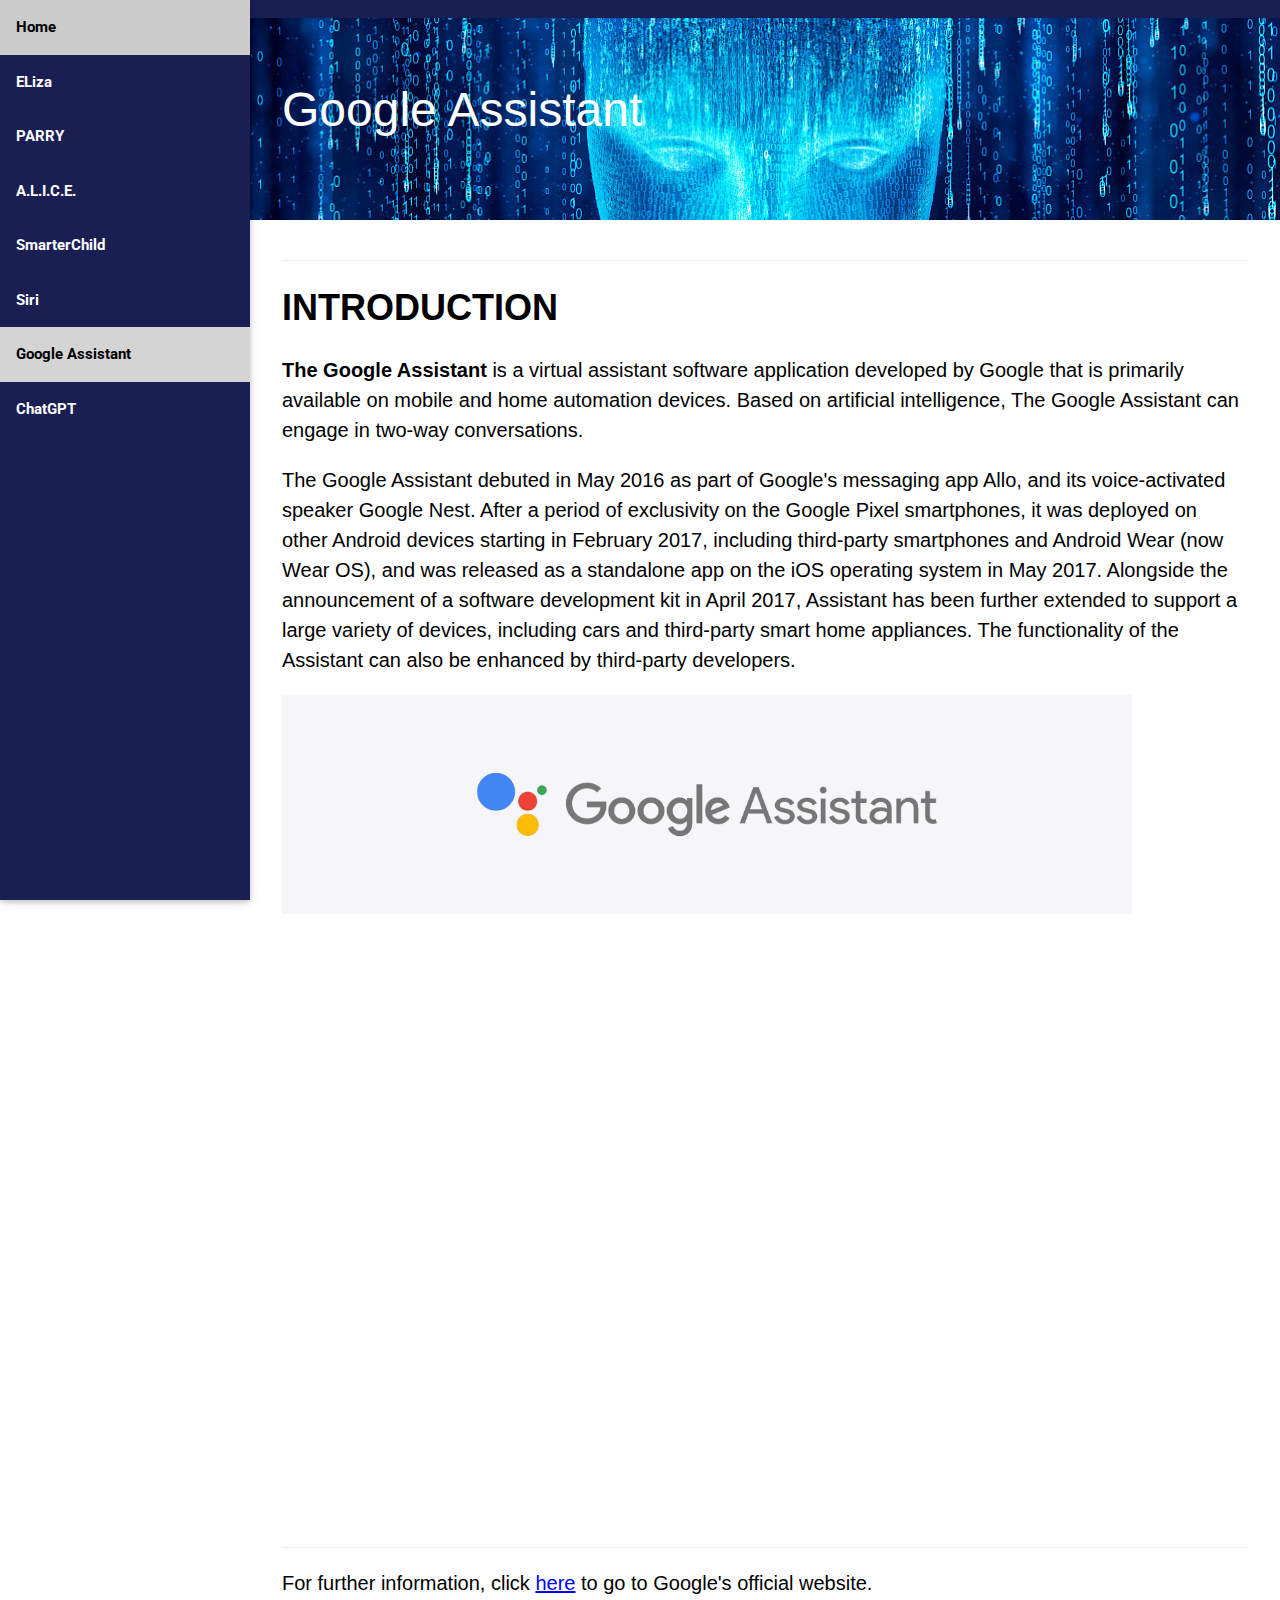
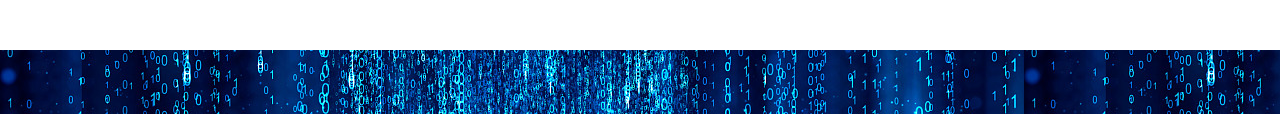
<file: google.html>
<!DOCTYPE html>
<html>
<title>From Eliza to ChatGPT</title>
<meta name="viewport" content="width=device-width, initial-scale=1">
<link rel="stylesheet" href="style.css">
<link rel="stylesheet" href="color.css">
<link rel="stylesheet" href="https://fonts.googleapis.com/css?family=Roboto">
<link rel="stylesheet" href="https://cdnjs.cloudflare.com/ajax/libs/font-awesome/4.7.0/css/font-awesome.min.css"><style>
body {font-family: "Roboto", sans-serif}
.w3-bar-block .w3-bar-item {
  padding: 16px;
  font-weight: bold;
}
</style>
<body>

<nav class="w3-sidebar w3-bar-block w3-collapse w3-animate-left w3-card w3-theme" style="z-index:3;width:250px;" id="mySidebar">
  <a class="w3-bar-item w3-button w3-hide-large w3-large" href="javascript:void(0)" onclick="w3_close()">Close <i class="fa fa-remove"></i></a>
  <a class="w3-bar-item w3-button" href="group.html">Home</a>
  <a class="w3-bar-item w3-button" href="Eliza.html">ELiza</a>
  <a class="w3-bar-item w3-button" href="PARRY.html">PARRY</a>
  <a class="w3-bar-item w3-button" href="alice.html">A.L.I.C.E.</a>
  <a class="w3-bar-item w3-button" href="smarter.html">SmarterChild</a>
  <a class="w3-bar-item w3-button" href="siri.html">Siri</a>
  <a class="w3-bar-item w3-button w3-theme-light" href="google.html">Google Assistant</a>
  <a class="w3-bar-item w3-button" href="chatgpt.html">ChatGPT</a>
 
  </div>
</nav>

<div class="w3-overlay w3-hide-large w3-animate-opacity" onclick="w3_close()" style="cursor:pointer" id="myOverlay"></div>

<div class="w3-main" style="margin-left:250px;">

  <div id="myTop" class="w3-container w3-top w3-theme w3-large container" style="background-size: cover;">
    <p><i class="fa fa-bars w3-button w3-teal w3-hide-large w3-xlarge" onclick="w3_open()"></i>
    <span id="myIntro" class="w3-hide">Google Assistant</span></p>
  </div>
  
  <header class="w3-container w3-theme container" style="padding:64px 32px; background-image: url('back1.jpg'); background-size: cover; background-position: center;">
  <h1 class="w3-xxxlarge">Google Assistant</h1>
</header>


<div class="w3-container" style="padding: 20px 32px 32px;">
  <hr>
  <h1><strong>INTRODUCTION</strong></h1>
  <h4><p><strong>The Google Assistant </strong> is a virtual assistant software application developed by Google that is primarily available on mobile and home automation devices. Based on artificial intelligence, The Google Assistant can engage in two-way conversations.</p></h4>
  <h4><p>The Google Assistant debuted in May 2016 as part of Google's messaging app Allo, and its voice-activated speaker Google Nest. After a period of exclusivity on the Google Pixel smartphones, it was deployed on other Android devices starting in February 2017, including third-party smartphones and Android Wear (now Wear OS), and was released as a standalone app on the iOS operating system in May 2017. Alongside the announcement of a software development kit in April 2017, Assistant has been further extended to support a large variety of devices, including cars and third-party smart home appliances. The functionality of the Assistant can also be enhanced by third-party developers.</p></h4>
  <img src="google-assistant-xi-lie-358927.jpg.webp" style="height:auto;width:850px">
  <br>
  <br>
  <iframe width="1038" height="584" src="https://www.youtube.com/embed/FPfQMVf4vwQ" title="Meet your Google Assistant, your own personal Google" frameborder="0" allow="accelerometer; autoplay; clipboard-write; encrypted-media; gyroscope; picture-in-picture; web-share" allowfullscreen></iframe>
  <hr>

  <h4><p>For further information, click <a href="https://assistant.google.com" style="color:blue">here</a> to go to Google's official website.</a></p></h4>

</div>
</div>
</body>


<footer class="w3-container w3-theme w3-footer" style="padding:32px">
</footer>
     


     
</div>



<script>
// Open and close the sidebar on medium and small screens
function w3_open() {
  document.getElementById("mySidebar").style.display = "block";
  document.getElementById("myOverlay").style.display = "block";
}

function w3_close() {
  document.getElementById("mySidebar").style.display = "none";
  document.getElementById("myOverlay").style.display = "none";
}

// Change style of top container on scroll
window.onscroll = function() {myFunction()};
function myFunction() {
  if (document.body.scrollTop > 80 || document.documentElement.scrollTop > 80) {
    document.getElementById("myTop").classList.add("w3-card-4", "w3-animate-opacity");
    document.getElementById("myIntro").classList.add("w3-show-inline-block");
  } else {
    document.getElementById("myIntro").classList.remove("w3-show-inline-block");
    document.getElementById("myTop").classList.remove("w3-card-4", "w3-animate-opacity");
  }
}

// Accordions
function myAccordion(id) {
  var x = document.getElementById(id);
  if (x.className.indexOf("w3-show") == -1) {
    x.className += " w3-show";
    x.previousElementSibling.className += " w3-theme";
  } else { 
    x.className = x.className.replace("w3-show", "");
    x.previousElementSibling.className = 
    x.previousElementSibling.className.replace(" w3-theme", "");
  }
}


</script>
     
</body>
</html>
</file>
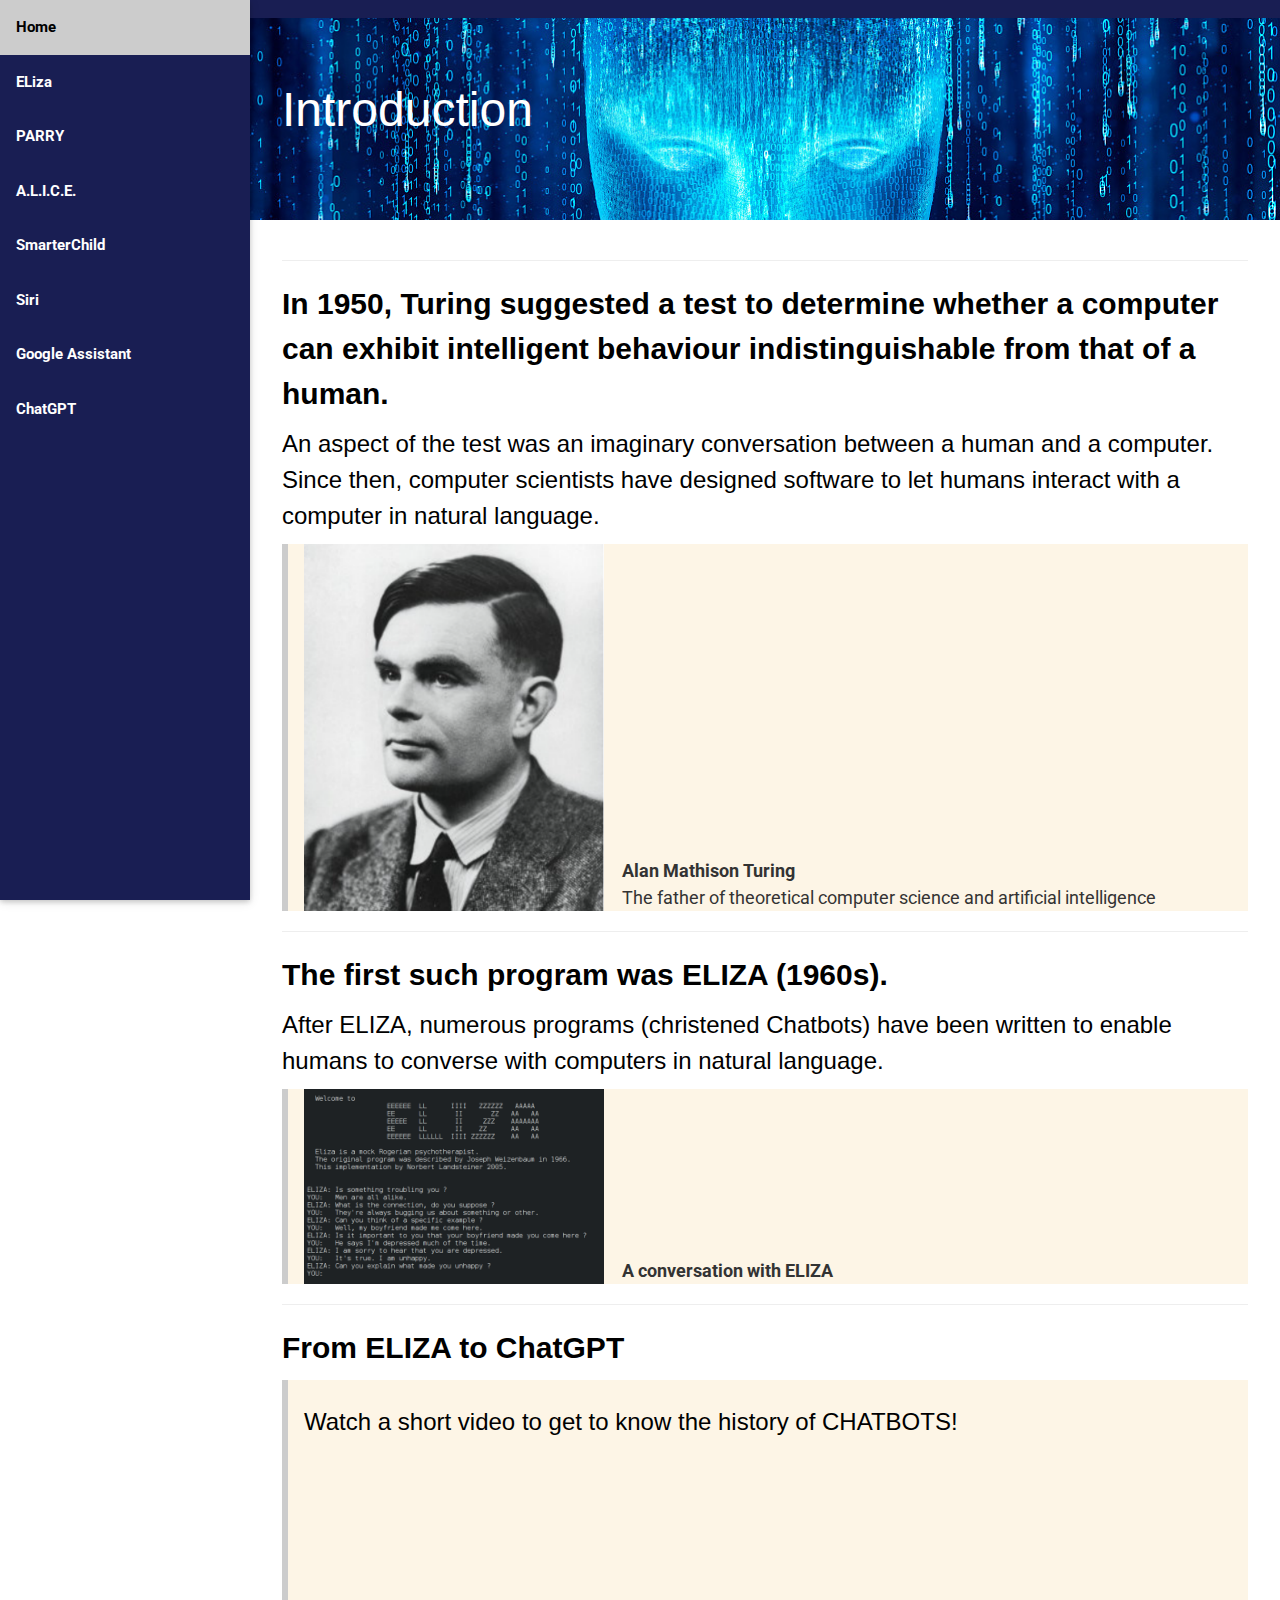
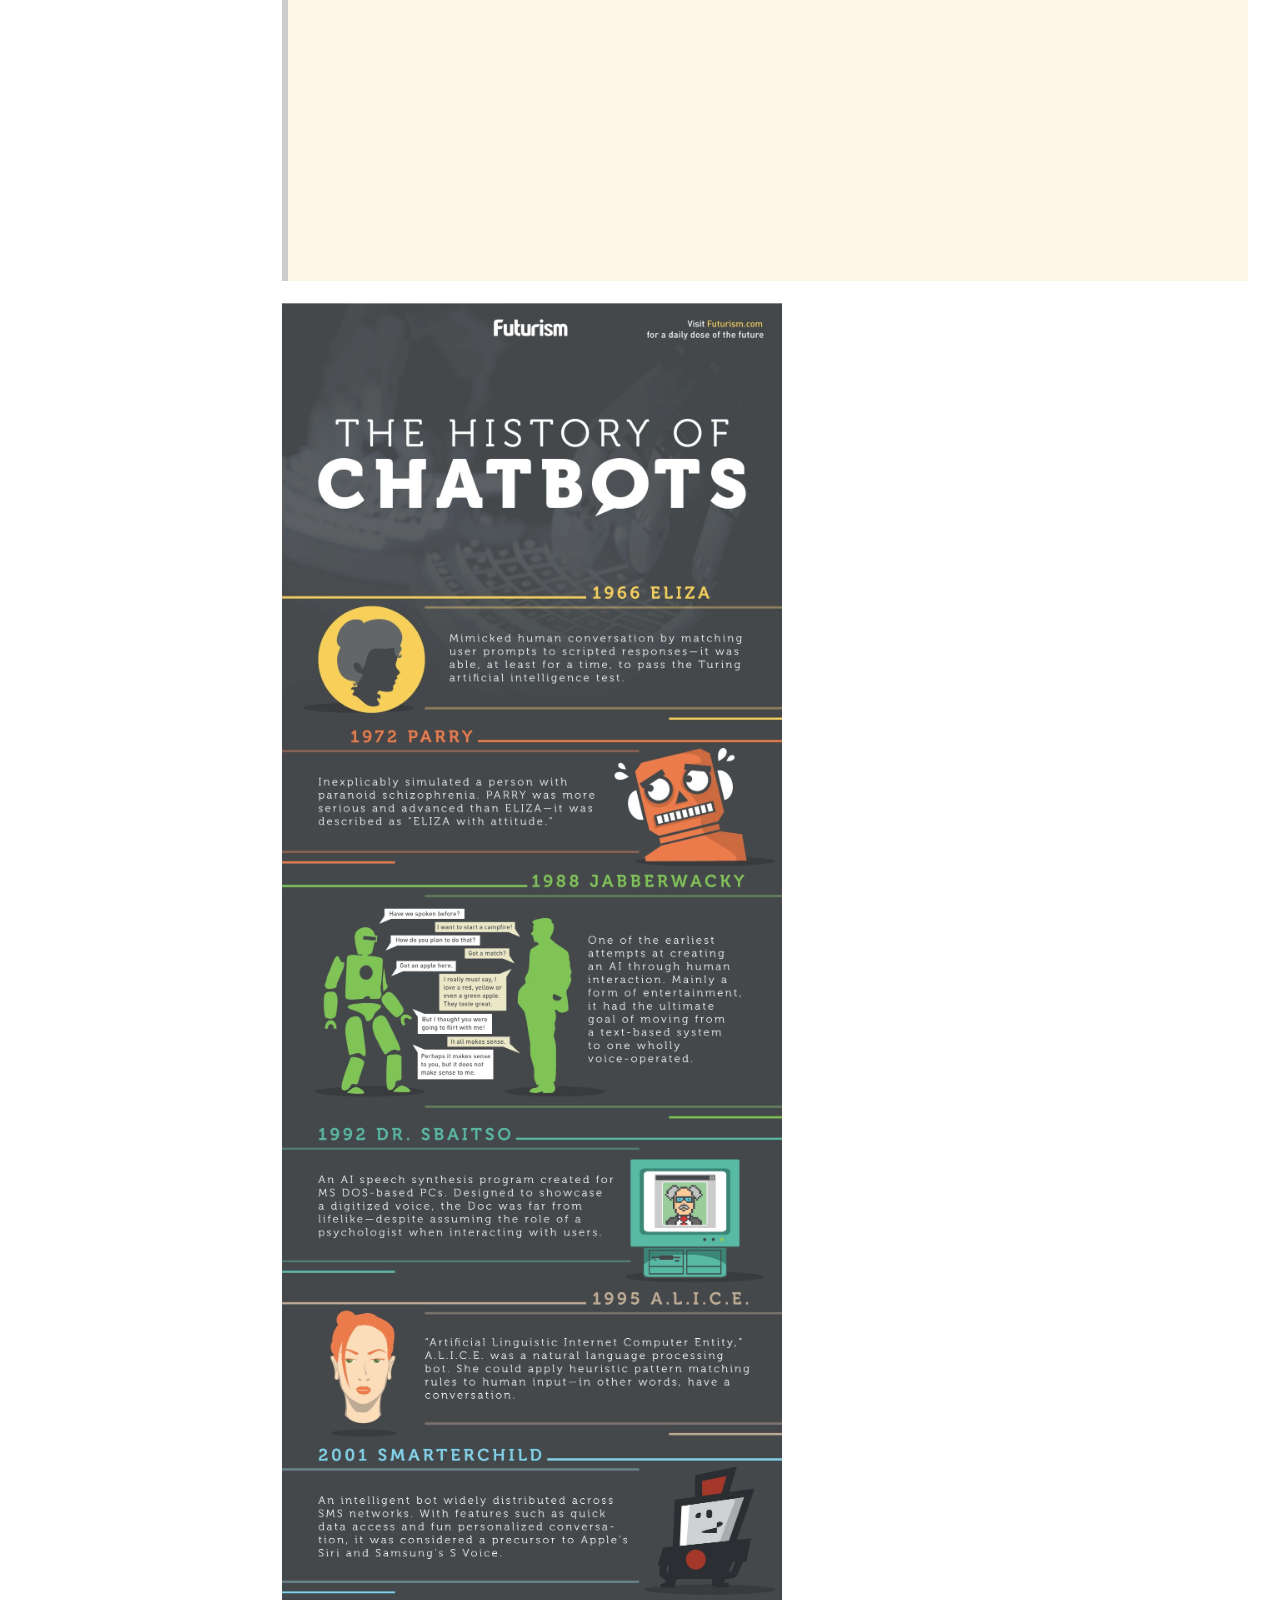
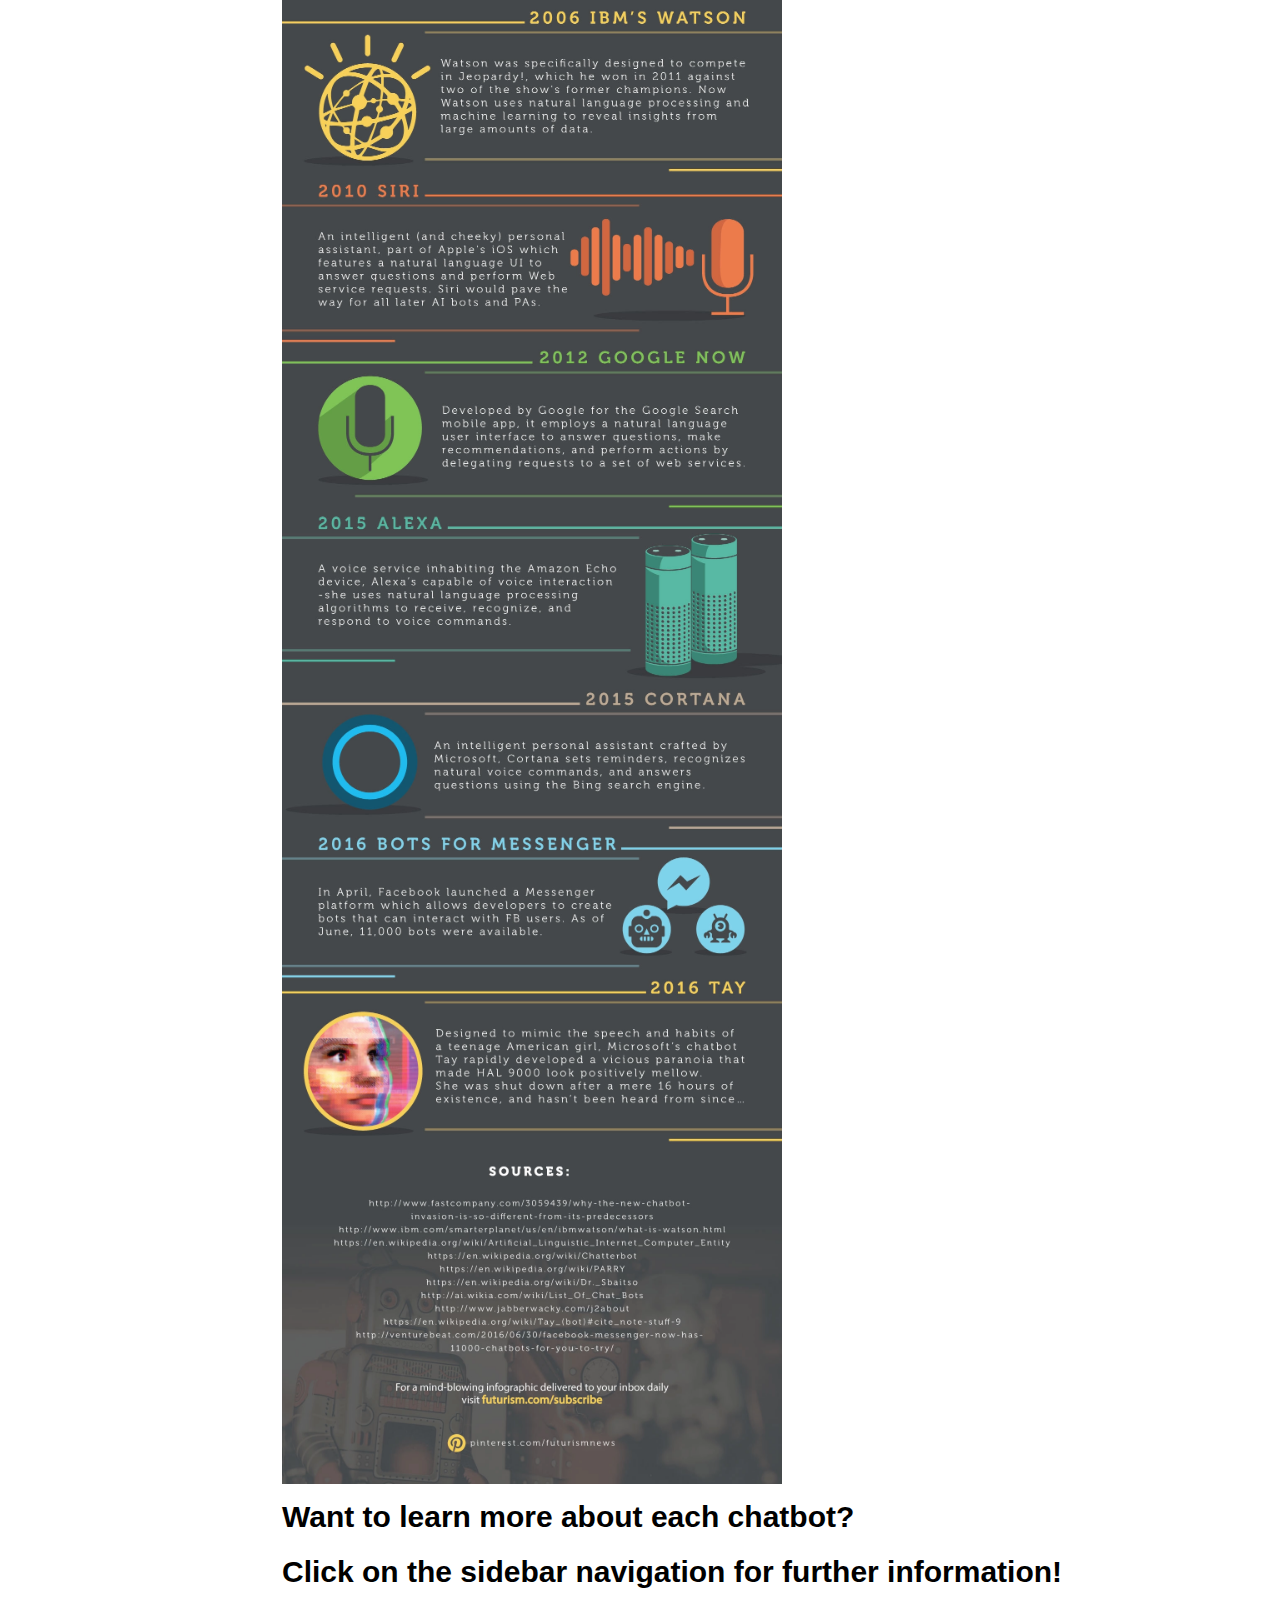
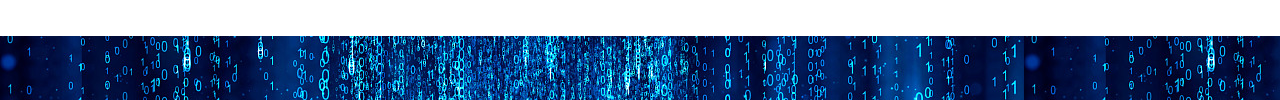
<file: group.html>
<!DOCTYPE html>
<html>
<title>From Eliza to ChatGPT</title>
<meta name="viewport" content="width=device-width, initial-scale=1">
<link rel="stylesheet" href="style.css">
<link rel="stylesheet" href="color.css">
<link rel="stylesheet" href="https://fonts.googleapis.com/css?family=Roboto">
<link rel="stylesheet" href="https://cdnjs.cloudflare.com/ajax/libs/font-awesome/4.7.0/css/font-awesome.min.css"><style>
body {font-family: "Roboto", sans-serif}
.w3-bar-block .w3-bar-item {
  padding: 16px;
  font-weight: bold;
}
</style>
<body>

<nav class="w3-sidebar w3-bar-block w3-collapse w3-animate-left w3-card w3-theme" style="z-index:3;width:250px;" id="mySidebar">
  <a class="w3-bar-item w3-button w3-hide-large w3-large" href="javascript:void(0)" onclick="w3_close()">Close <i class="fa fa-remove"></i></a>
  <a class="w3-bar-item w3-button w3-theme-light" href="#">Home</a>
  <a class="w3-bar-item w3-button" href="Eliza.html">ELiza</a>
  <a class="w3-bar-item w3-button" href="PARRY.html">PARRY</a>
  <a class="w3-bar-item w3-button" href="alice.html">A.L.I.C.E.</a>
  <a class="w3-bar-item w3-button" href="smarter.html">SmarterChild</a>
  <a class="w3-bar-item w3-button" href="siri.html">Siri</a>
  <a class="w3-bar-item w3-button" href="google.html">Google Assistant</a>
  <a class="w3-bar-item w3-button" href="chatgpt.html">ChatGPT</a>
 
  </div>
</nav>

<div class="w3-overlay w3-hide-large w3-animate-opacity" onclick="w3_close()" style="cursor:pointer" id="myOverlay"></div>

<div class="w3-main" style="margin-left:250px;">

  <div id="myTop" class="w3-container w3-top w3-theme w3-large container" style="background-size: cover;">
    <p><i class="fa fa-bars w3-button w3-teal w3-hide-large w3-xlarge" onclick="w3_open()"></i>
    <span id="myIntro" class="w3-hide">Introduction</span></p>
  </div>
  
  <header class="w3-container w3-theme container" style="padding:64px 32px; background-image: url('back1.jpg'); background-size: cover; background-position: center;">
  <h1 class="w3-xxxlarge">Introduction</h1>
</header>


<div class="w3-container" style="padding: 20px 32px 32px;">


<hr>
<h2><strong> In 1950, Turing suggested a test to determine whether a computer can exhibit intelligent behaviour indistinguishable from that of a human. </strong></h2>
  <h3>An aspect of the test was an imaginary conversation between a human and a computer. Since then, computer scientists have designed software to let humans interact with a computer in natural language.</h3>

<div class="w3-container w3-sand w3-leftbar">
  <div class="image-container">
  <img src="turing.png" style="width: 300px; height: auto;" >
  <p><strong>Alan Mathison Turing</strong>
   <br> The father of theoretical computer science and artificial intelligence
  </p>
</div>
</div>


<hr>
<h2> <strong> The first such program was ELIZA (1960s).</strong> </h2>
  <h3>After ELIZA, numerous programs (christened Chatbots) have been written to enable humans to converse with computers in natural language. </h3>
<div class="w3-container w3-sand w3-leftbar">
  <div class="image-container">
  <img src="ELIZA_conversation.png" style="width: 300px; height: auto;">
    <p><strong>A conversation with ELIZA</strong>
     </p>
   </div>
</div>

<hr>
<h2><strong>From ELIZA to ChatGPT</strong></h2>
<div class="w3-container w3-sand w3-leftbar">
<h3><p>Watch a short video to get to know the history of CHATBOTS!</p></h3>
<iframe width="728" height="410" src="https://www.youtube.com/embed/pNvEITBUmBM" title="The History of Chatbots: From ELIZA to ChatGPT" frameborder="0" allow="accelerometer; autoplay; clipboard-write; encrypted-media; gyroscope; picture-in-picture; web-share" allowfullscreen></iframe>
</div>
<br>
<img src="The-History-of-Chatbots.webp" style="width:500px; height:auto">
<br>

<h2><strong>Want to learn more about each chatbot? </strong></h2>
<h2><strong>Click on the sidebar navigation for further information!</strong></h2>




</div>
</div>
</div>

</div>

<footer class="w3-container w3-theme w3-footer" style="padding:32px">
</footer>
     
</div>

<script>
// Open and close the sidebar on medium and small screens
function w3_open() {
  document.getElementById("mySidebar").style.display = "block";
  document.getElementById("myOverlay").style.display = "block";
}

function w3_close() {
  document.getElementById("mySidebar").style.display = "none";
  document.getElementById("myOverlay").style.display = "none";
}

// Change style of top container on scroll
window.onscroll = function() {myFunction()};
function myFunction() {
  if (document.body.scrollTop > 80 || document.documentElement.scrollTop > 80) {
    document.getElementById("myTop").classList.add("w3-card-4", "w3-animate-opacity");
    document.getElementById("myIntro").classList.add("w3-show-inline-block");
  } else {
    document.getElementById("myIntro").classList.remove("w3-show-inline-block");
    document.getElementById("myTop").classList.remove("w3-card-4", "w3-animate-opacity");
  }
}

// Accordions
function myAccordion(id) {
  var x = document.getElementById(id);
  if (x.className.indexOf("w3-show") == -1) {
    x.className += " w3-show";
    x.previousElementSibling.className += " w3-theme";
  } else { 
    x.className = x.className.replace("w3-show", "");
    x.previousElementSibling.className = 
    x.previousElementSibling.className.replace(" w3-theme", "");
  }
}


</script>
     
</body>
</html>
</file>
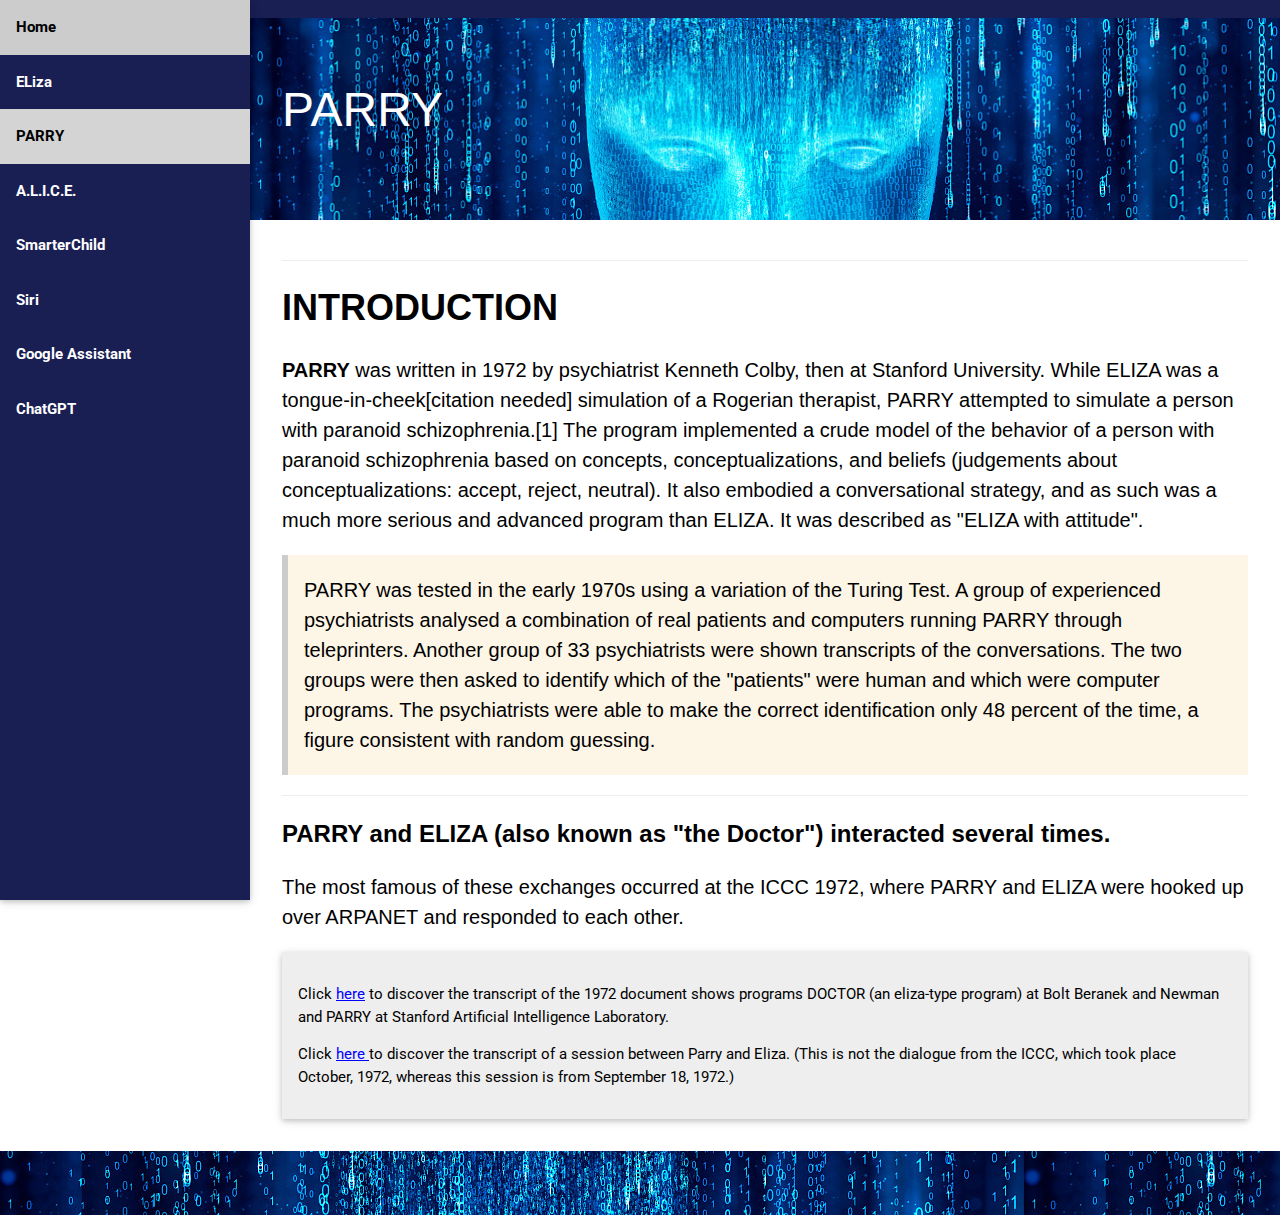
<file: PARRY.html>
<!DOCTYPE html>
<html>
<title>From Eliza to ChatGPT</title>
<meta name="viewport" content="width=device-width, initial-scale=1">
<link rel="stylesheet" href="style.css">
<link rel="stylesheet" href="color.css">
<link rel="stylesheet" href="https://fonts.googleapis.com/css?family=Roboto">
<link rel="stylesheet" href="https://cdnjs.cloudflare.com/ajax/libs/font-awesome/4.7.0/css/font-awesome.min.css"><style>
body {font-family: "Roboto", sans-serif}
.w3-bar-block .w3-bar-item {
  padding: 16px;
  font-weight: bold;
}
</style>
<body>

<nav class="w3-sidebar w3-bar-block w3-collapse w3-animate-left w3-card w3-theme" style="z-index:3;width:250px;" id="mySidebar">
  <a class="w3-bar-item w3-button w3-hide-large w3-large" href="javascript:void(0)" onclick="w3_close()">Close <i class="fa fa-remove"></i></a>
  <a class="w3-bar-item w3-button" href="group.html">Home</a>
  <a class="w3-bar-item w3-button" href="Eliza.html">ELiza</a>
  <a class="w3-bar-item w3-button w3-theme-light" href="PARRY.html">PARRY</a>
  <a class="w3-bar-item w3-button" href="alice.html">A.L.I.C.E.</a>
  <a class="w3-bar-item w3-button" href="smarter.html">SmarterChild</a>
  <a class="w3-bar-item w3-button" href="siri.html">Siri</a>
  <a class="w3-bar-item w3-button" href="google.html">Google Assistant</a>
  <a class="w3-bar-item w3-button" href="chatgpt.html">ChatGPT</a>
 
  </div>
</nav>


<div class="w3-overlay w3-hide-large w3-animate-opacity" onclick="w3_close()" style="cursor:pointer" id="myOverlay"></div>

<div class="w3-main" style="margin-left:250px;">

  <div id="myTop" class="w3-container w3-top w3-theme w3-large container" style="background-size: cover;">
    <p><i class="fa fa-bars w3-button w3-teal w3-hide-large w3-xlarge" onclick="w3_open()"></i>
    <span id="myIntro" class="w3-hide">PARRY</span></p>
  </div>
  
  <header class="w3-container w3-theme container" style="padding:64px 32px; background-image: url('back1.jpg'); background-size: cover; background-position: center;">
  <h1 class="w3-xxxlarge">PARRY</h1>
</header>


<div class="w3-container" style="padding: 20px 32px 32px;">
    <hr>
    <h1><strong>INTRODUCTION</strong></h1>
    <h4><p><strong>PARRY</strong> was written in 1972 by psychiatrist Kenneth Colby, then at Stanford University. While ELIZA was a tongue-in-cheek[citation needed] simulation of a Rogerian therapist, PARRY attempted to simulate a person with paranoid schizophrenia.[1] The program implemented a crude model of the behavior of a person with paranoid schizophrenia based on concepts, conceptualizations, and beliefs (judgements about conceptualizations: accept, reject, neutral). It also embodied a conversational strategy, and as such was a much more serious and advanced program than ELIZA. It was described as "ELIZA with attitude".

       <br>
       <div class="w3-container w3-sand w3-leftbar">
       <p>PARRY was tested in the early 1970s using a variation of the Turing Test. A group of experienced psychiatrists analysed a combination of real patients and computers running PARRY through teleprinters. Another group of 33 psychiatrists were shown transcripts of the conversations. The two groups were then asked to identify which of the "patients" were human and which were computer programs. The psychiatrists were able to make the correct identification only 48 percent of the time, a figure consistent with random guessing.</p></h4>
        <hr>
       <h3><strong>PARRY and ELIZA (also known as "the Doctor") interacted several times. </strong></h3><h4><p> The most famous of these exchanges occurred at the ICCC 1972, where PARRY and ELIZA were hooked up over ARPANET and responded to each other.</p></h4>
       <div class="w3-container w3-padding-16 w3-card" style="background-color:#eee">
       <p>Click <a href="https://web.archive.org/web/20080613072047/http://www.nettime.org/Lists-Archives/nettime-l-9707/msg00059.html" style="color:blue ">here</a> to discover the transcript of the 1972 document shows programs DOCTOR (an eliza-type program) at Bolt Beranek and Newman and PARRY at Stanford Artificial Intelligence Laboratory.</p>
       <p>Click <a href="https://datatracker.ietf.org/doc/html/rfc439" style="color: blue">here </a>to discover the transcript of a session between Parry and Eliza. (This is not the dialogue from the ICCC, which took place October, 1972, whereas this session is from September 18, 1972.)</p>
      </div>

    
</div>
</div>
</body>

<footer class="w3-container w3-theme w3-footer" style="padding:32px">
</footer>
     


     
</div>



<script>
// Open and close the sidebar on medium and small screens
function w3_open() {
  document.getElementById("mySidebar").style.display = "block";
  document.getElementById("myOverlay").style.display = "block";
}

function w3_close() {
  document.getElementById("mySidebar").style.display = "none";
  document.getElementById("myOverlay").style.display = "none";
}

// Change style of top container on scroll
window.onscroll = function() {myFunction()};
function myFunction() {
  if (document.body.scrollTop > 80 || document.documentElement.scrollTop > 80) {
    document.getElementById("myTop").classList.add("w3-card-4", "w3-animate-opacity");
    document.getElementById("myIntro").classList.add("w3-show-inline-block");
  } else {
    document.getElementById("myIntro").classList.remove("w3-show-inline-block");
    document.getElementById("myTop").classList.remove("w3-card-4", "w3-animate-opacity");
  }
}

// Accordions
function myAccordion(id) {
  var x = document.getElementById(id);
  if (x.className.indexOf("w3-show") == -1) {
    x.className += " w3-show";
    x.previousElementSibling.className += " w3-theme";
  } else { 
    x.className = x.className.replace("w3-show", "");
    x.previousElementSibling.className = 
    x.previousElementSibling.className.replace(" w3-theme", "");
  }
}


</script>
     
</body>
</html>
</file>
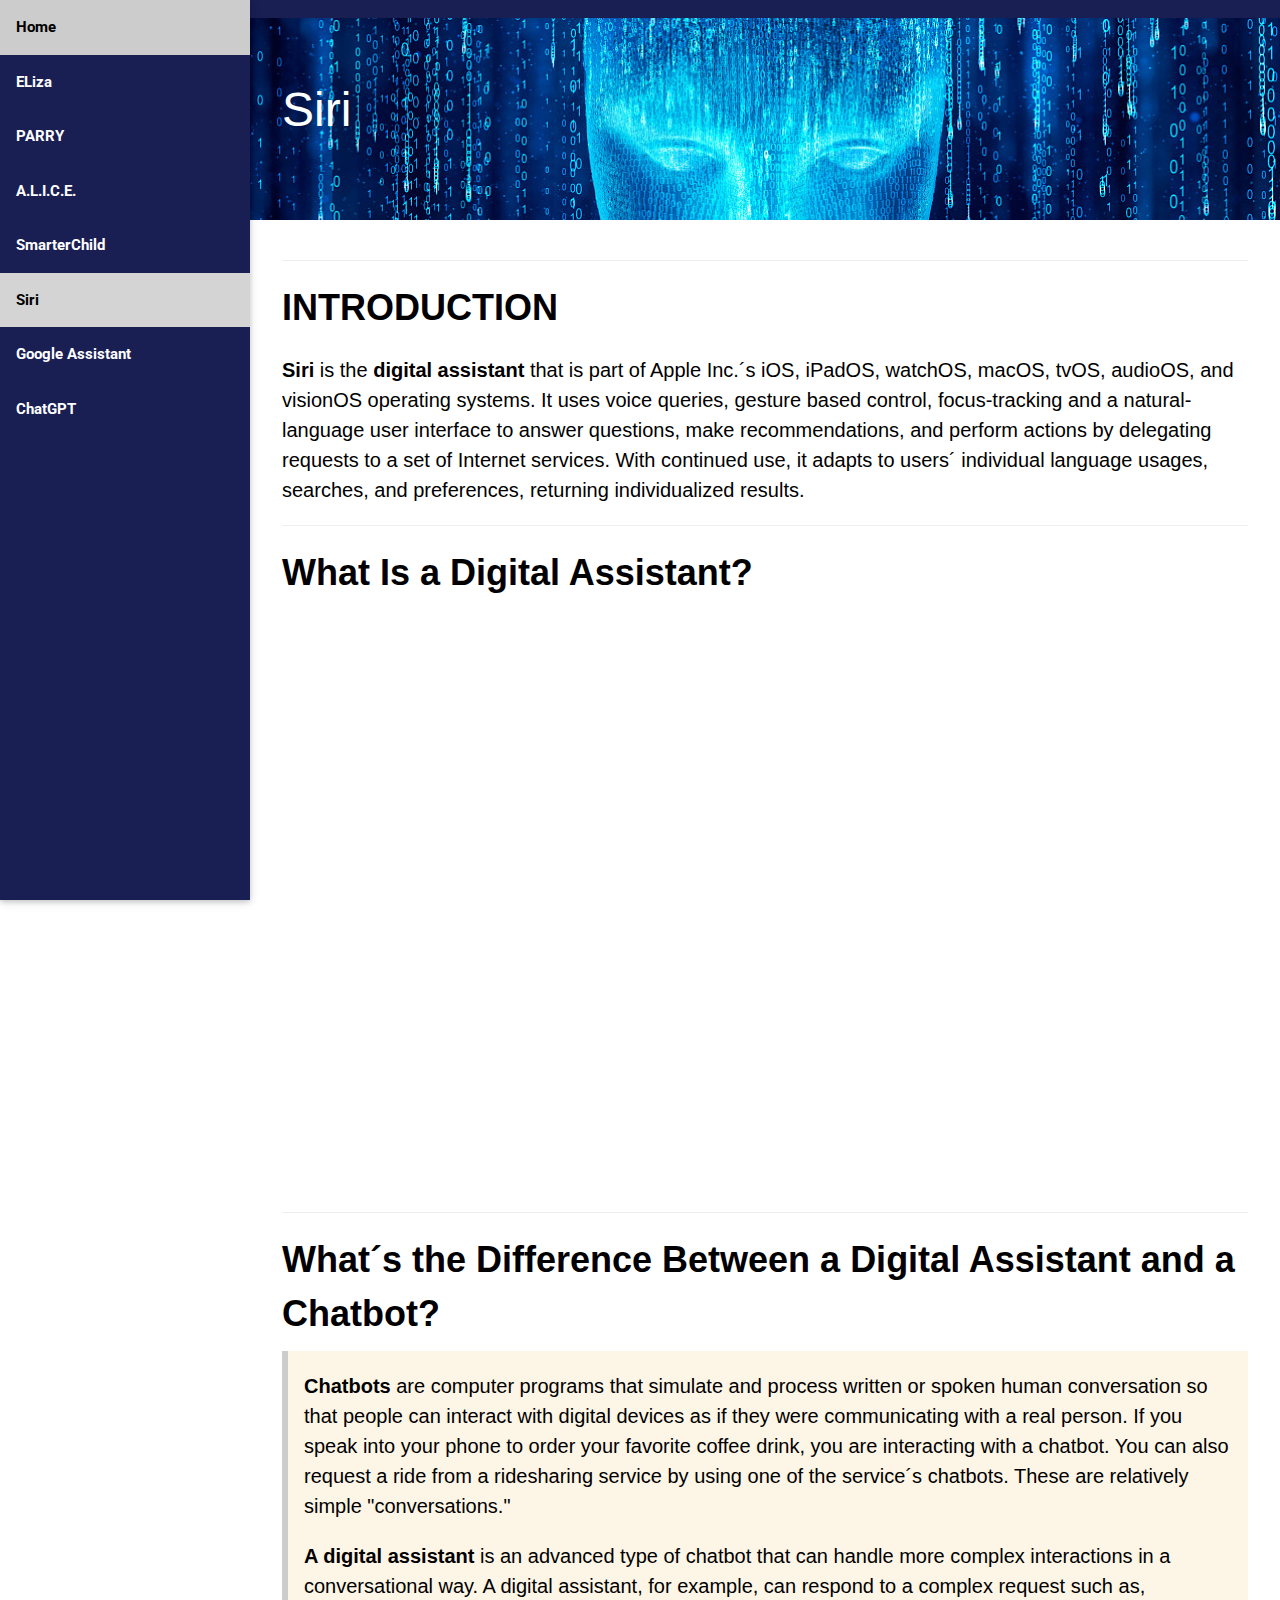
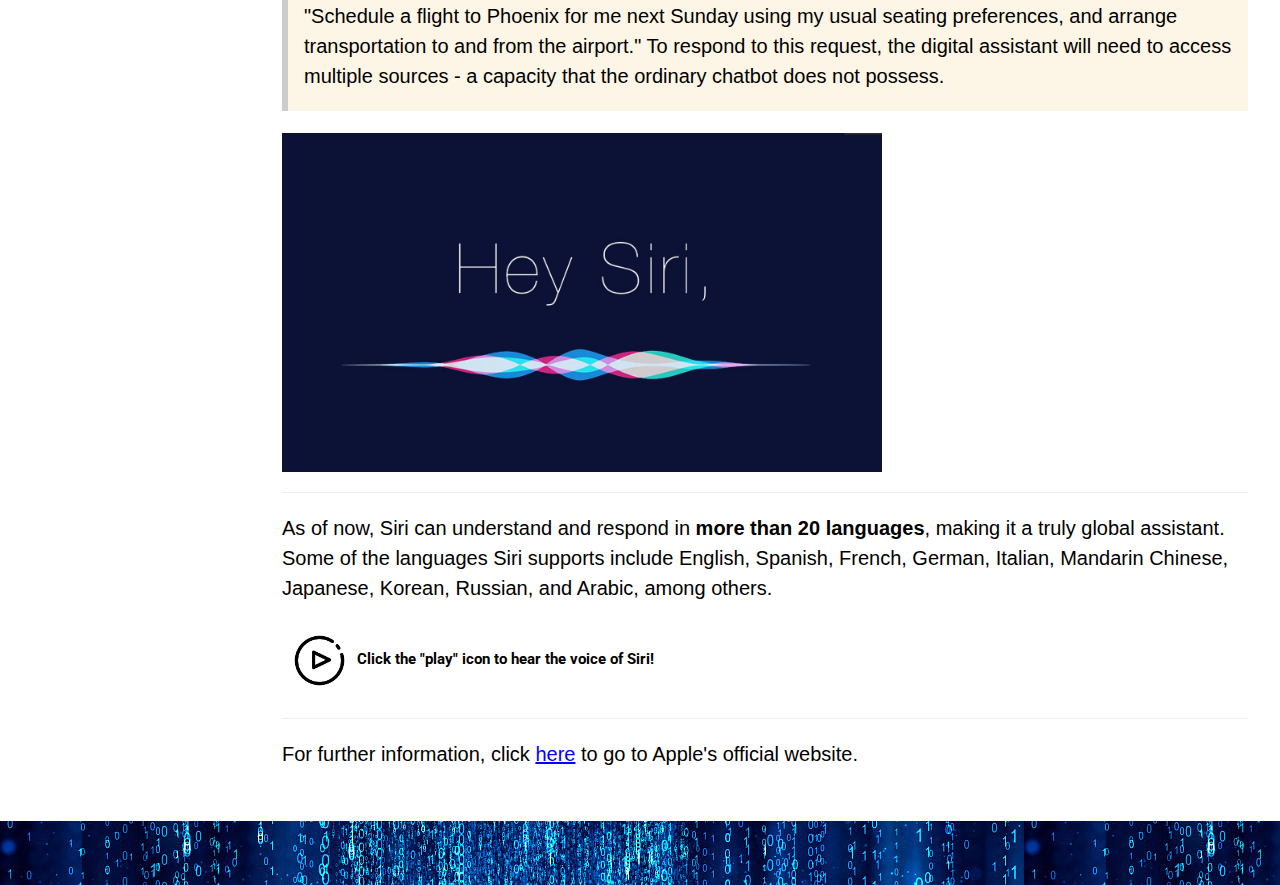
<file: siri.html>
<!DOCTYPE html>
<html>
<title>From Eliza to ChatGPT</title>
<meta name="viewport" content="width=device-width, initial-scale=1">
<link rel="stylesheet" href="style.css">
<link rel="stylesheet" href="color.css">
<link rel="stylesheet" href="https://fonts.googleapis.com/css?family=Roboto">
<link rel="stylesheet" href="https://cdnjs.cloudflare.com/ajax/libs/font-awesome/4.7.0/css/font-awesome.min.css"><style>
body {font-family: "Roboto", sans-serif}
.w3-bar-block .w3-bar-item {
  padding: 16px;
  font-weight: bold;
}
</style>
<body>

<nav class="w3-sidebar w3-bar-block w3-collapse w3-animate-left w3-card w3-theme" style="z-index:3;width:250px;" id="mySidebar">
  <a class="w3-bar-item w3-button w3-hide-large w3-large" href="javascript:void(0)" onclick="w3_close()">Close <i class="fa fa-remove"></i></a>
  <a class="w3-bar-item w3-button" href="group.html">Home</a>
  <a class="w3-bar-item w3-button" href="Eliza.html">ELiza</a>
  <a class="w3-bar-item w3-button" href="PARRY.html">PARRY</a>
  <a class="w3-bar-item w3-button" href="alice.html">A.L.I.C.E.</a>
  <a class="w3-bar-item w3-button" href="smarter.html">SmarterChild</a>
  <a class="w3-bar-item w3-button w3-theme-light" href="siri.html">Siri</a>
  <a class="w3-bar-item w3-button" href="google.html">Google Assistant</a>
  <a class="w3-bar-item w3-button" href="chatgpt.html">ChatGPT</a>
 
  </div>
</nav>

<div class="w3-overlay w3-hide-large w3-animate-opacity" onclick="w3_close()" style="cursor:pointer" id="myOverlay"></div>

<div class="w3-main" style="margin-left:250px;">

  <div id="myTop" class="w3-container w3-top w3-theme w3-large container" style="background-size: cover;">
    <p><i class="fa fa-bars w3-button w3-teal w3-hide-large w3-xlarge" onclick="w3_open()"></i>
    <span id="myIntro" class="w3-hide">Siri</span></p>
  </div>
  
  <header class="w3-container w3-theme container" style="padding:64px 32px; background-image: url('back1.jpg'); background-size: cover; background-position: center;">
  <h1 class="w3-xxxlarge">Siri</h1>
</header>


<div class="w3-container" style="padding: 20px 32px 32px; ">
  <hr>
  <h1><strong>INTRODUCTION</strong></h1>
  <h4><p><strong>Siri</strong> is the <strong>digital assistant</strong> that is part of Apple Inc.&acute;s iOS, iPadOS, watchOS, macOS, tvOS, audioOS, and visionOS operating systems. It uses voice queries, gesture based control, focus-tracking and a natural-language user interface to answer questions, make recommendations, and perform actions by delegating requests to a set of Internet services. With continued use, it adapts to users&acute; individual language usages, searches, and preferences, returning individualized results.</p></h4>
  <hr>
  <h1><strong>What Is a Digital Assistant?</strong></h1>
  <iframe width="1022" height="575" src="https://www.youtube.com/embed/dqmJRScuZnE" title="What is a digital assistant?" frameborder="0" allow="accelerometer; autoplay; clipboard-write; encrypted-media; gyroscope; picture-in-picture; web-share" allowfullscreen></iframe>
  <hr>
  <h1><strong>What&acute;s the Difference Between a Digital Assistant and a Chatbot?  </strong></h1>
  <div class="w3-container w3-sand w3-leftbar">
    <h4><p><strong>Chatbots</strong> are computer programs that simulate and process written or spoken human conversation so that people can interact with digital devices as if they were communicating with a real person. If you speak into your phone to order your favorite coffee drink, you are interacting with a chatbot. You can also request a ride from a ridesharing service by using one of the service&acute;s chatbots. These are relatively simple "conversations."</p>
      <p><strong>A digital assistant</strong> is an advanced type of chatbot that can handle more complex interactions in a conversational way. A digital assistant, for example, can respond to a complex request such as, "Schedule a flight to Phoenix for me next Sunday using my usual seating preferences, and arrange transportation to and from the airport." To respond to this request, the digital assistant will need to access multiple sources - a capacity that the ordinary chatbot does not possess.</p>
    </h4>
  </div>
  <br>
  <img src="apple-siri-copertina.jpg" style="height: auto; width: 600px;">
  <br>
  <hr>
  <h4><p>As of now, Siri can understand and respond in<strong> more than 20 languages</strong>, making it a truly global assistant. Some of the languages Siri supports include English, Spanish, French, German, Italian, Mandarin Chinese, Japanese, Korean, Russian, and Arabic, among others.</p></h4>
  <div>
    <img id="play-icon" src="icon.png" style="height: 75px;width: auto;"><strong>Click the "play" icon to hear the voice of Siri!</strong>
  </div>
  
  <audio id="audio-player">
    <source src="sirivoice.mp3" type="audio/mpeg">
  </audio>

  <script>
    var audio = document.getElementById("audio-player");
    var playIcon = document.getElementById("play-icon");
    
    playIcon.addEventListener("click", function() {
      audio.play();
    });
  </script>
  <hr>
  <h4><p>For further information, click <a href="https://www.apple.com/hk/siri/" style="color:blue">here</a> to go to Apple's official website.</a></p></h4>
  

</div>

</div>
</body>
<footer class="w3-container w3-theme w3-footer" style="padding:32px">
</footer>
     


     
</div>



<script>
// Open and close the sidebar on medium and small screens
function w3_open() {
  document.getElementById("mySidebar").style.display = "block";
  document.getElementById("myOverlay").style.display = "block";
}

function w3_close() {
  document.getElementById("mySidebar").style.display = "none";
  document.getElementById("myOverlay").style.display = "none";
}

// Change style of top container on scroll
window.onscroll = function() {myFunction()};
function myFunction() {
  if (document.body.scrollTop > 80 || document.documentElement.scrollTop > 80) {
    document.getElementById("myTop").classList.add("w3-card-4", "w3-animate-opacity");
    document.getElementById("myIntro").classList.add("w3-show-inline-block");
  } else {
    document.getElementById("myIntro").classList.remove("w3-show-inline-block");
    document.getElementById("myTop").classList.remove("w3-card-4", "w3-animate-opacity");
  }
}

// Accordions
function myAccordion(id) {
  var x = document.getElementById(id);
  if (x.className.indexOf("w3-show") == -1) {
    x.className += " w3-show";
    x.previousElementSibling.className += " w3-theme";
  } else { 
    x.className = x.className.replace("w3-show", "");
    x.previousElementSibling.className = 
    x.previousElementSibling.className.replace(" w3-theme", "");
  }
}


</script>
     
</body>
</html>
</file>
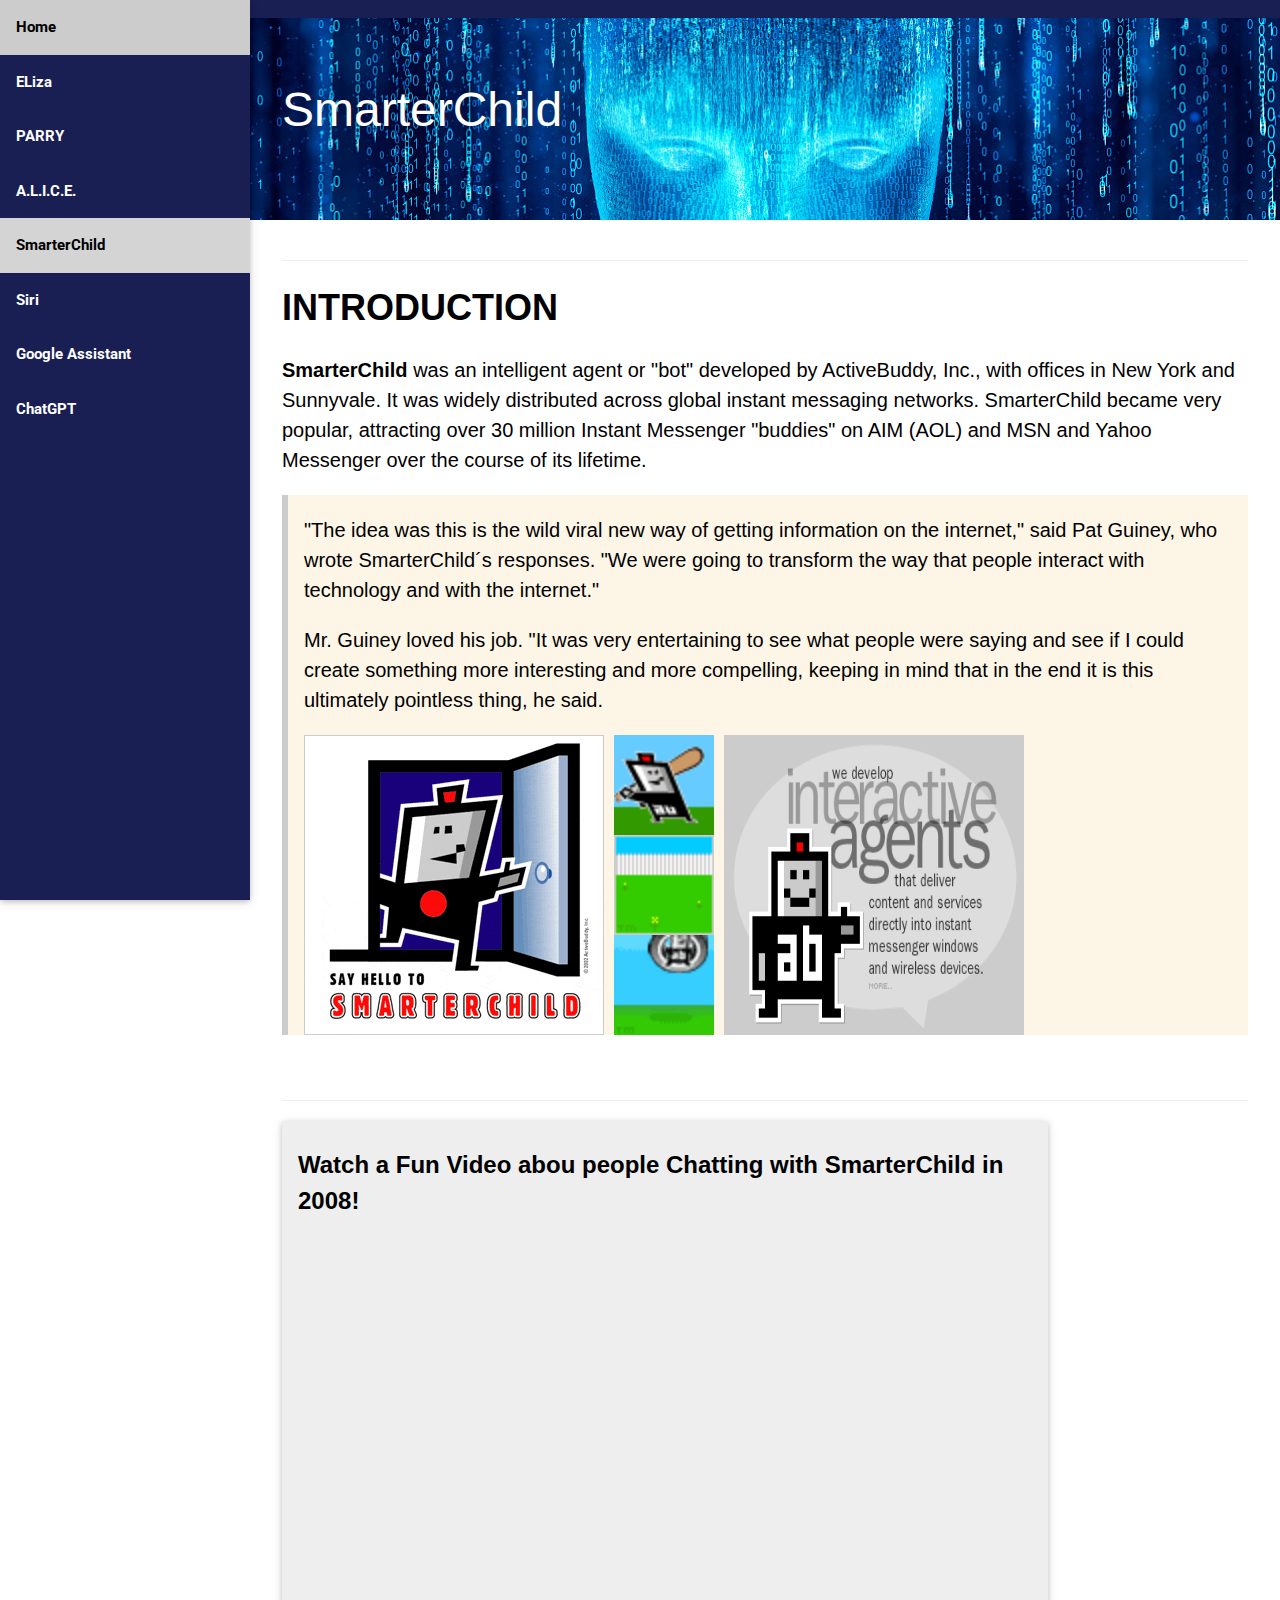
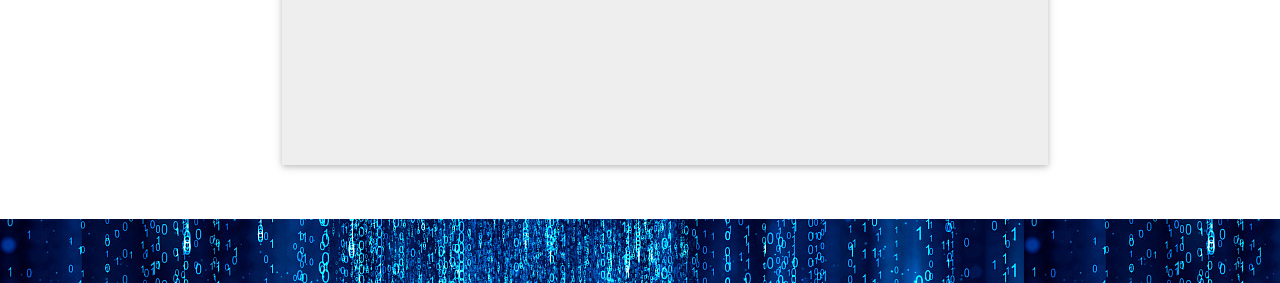
<file: smarter.html>
<!DOCTYPE html>
<html>
<title>From Eliza to ChatGPT</title>
<meta name="viewport" content="width=device-width, initial-scale=1">
<link rel="stylesheet" href="style.css">
<link rel="stylesheet" href="color.css">
<link rel="stylesheet" href="https://fonts.googleapis.com/css?family=Roboto">
<link rel="stylesheet" href="https://cdnjs.cloudflare.com/ajax/libs/font-awesome/4.7.0/css/font-awesome.min.css"><style>
body {font-family: "Roboto", sans-serif}
.w3-bar-block .w3-bar-item {
  padding: 16px;
  font-weight: bold;
}
</style>
<body>

<nav class="w3-sidebar w3-bar-block w3-collapse w3-animate-left w3-card w3-theme" style="z-index:2;width:250px;" id="mySidebar">
  <a class="w3-bar-item w3-button w3-hide-large w3-large" href="javascript:void(0)" onclick="w3_close()">Close <i class="fa fa-remove"></i></a>
  <a class="w3-bar-item w3-button" href="group.html">Home</a>
  <a class="w3-bar-item w3-button" href="Eliza.html">ELiza</a>
  <a class="w3-bar-item w3-button" href="PARRY.html">PARRY</a>
  <a class="w3-bar-item w3-button" href="alice.html">A.L.I.C.E.</a>
  <a class="w3-bar-item w3-button w3-theme-light" href="smarter.html">SmarterChild</a>
  <a class="w3-bar-item w3-button" href="siri.html">Siri</a>
  <a class="w3-bar-item w3-button" href="google.html">Google Assistant</a>
  <a class="w3-bar-item w3-button" href="chatgpt.html">ChatGPT</a>
 
  </div>
</nav>

<div class="w3-overlay w3-hide-large w3-animate-opacity" onclick="w3_close()" style="cursor:pointer" id="myOverlay"></div>

<div class="w3-main" style="margin-left:250px;">

  <div id="myTop" class="w3-container w3-top w3-theme w3-large container" style="background-size: cover;">
    <p><i class="fa fa-bars w3-button w3-teal w3-hide-large w3-xlarge" onclick="w3_open()"></i>
    <span id="myIntro" class="w3-hide">SmarterChild</span></p>
  </div>
  
  <header class="w3-container w3-theme container" style="padding:64px 32px; background-image: url('back1.jpg'); background-size: cover; background-position: center;">
  <h1 class="w3-xxxlarge">SmarterChild</h1>
</header>

<div class="w3-container" style="padding: 20px 32px 32px; ">
  <hr>
  <h1><strong>INTRODUCTION</strong></h1>
  <h4><p><strong>SmarterChild</strong> was an intelligent agent or "bot" developed by ActiveBuddy, Inc., with offices in New York and Sunnyvale. It was widely distributed across global instant messaging networks. SmarterChild became very popular, attracting over 30 million Instant Messenger "buddies" on AIM (AOL) and MSN and Yahoo Messenger over the course of its lifetime.</p></h4>
  <div class="w3-container w3-sand w3-leftbar">
    <h4><p>"The idea was this is the wild viral new way of getting information on the internet," said Pat Guiney, who wrote SmarterChild&acute;s responses. "We were going to transform the way that people interact with technology and with the internet."</p></h4>
    <h4><p>Mr. Guiney loved his job. "It was very entertaining to see what people were saying and see if I could create something more interesting and more compelling, keeping in mind that in the end it is this ultimately pointless thing, he said.</p></h4>

    <div style="display: flex;">
      <img src="smarterchild.gif" style="height: auto; width: 300px;">
      <div style="display: flex; flex-direction: column;">
        <img src="swing.gif" style="height: 100px; width: auto;margin-left: 10px;">
        <img src="lawnmower.gif" style="height: 100px; width: auto;margin-left: 10px;">
        <img src="tireswing.gif" style="height: 100px;width: auto;margin-left: 10px;">
      </div>
      <img src="home1.gif" style="height: auto; width: 300px; margin-left: 10px;">
    </div>
  </div>
  <br>
  <br>
  <hr>
  <div class="w3-container w3-padding-16 w3-card" style="background-color:#eee; margin-right: 200px;">
    <h3><strong>Watch a Fun Video abou people Chatting with SmarterChild in 2008!</strong></h3>
    <iframe width="684" height="513" src="https://www.youtube.com/embed/dFWym2MtfMM" title="Smarter Child argument on MSN" frameborder="0" allow="accelerometer; autoplay; clipboard-write; encrypted-media; gyroscope; picture-in-picture; web-share" allowfullscreen></iframe>
  </div>

</div>
</div>
</body>
<br>


<footer class="w3-container w3-theme w3-footer" style="padding:32px">
</footer>
     

    <script>
// Open and close the sidebar on medium and small screens
function w3_open() {
  document.getElementById("mySidebar").style.display = "block";
  document.getElementById("myOverlay").style.display = "block";
}

function w3_close() {
  document.getElementById("mySidebar").style.display = "none";
  document.getElementById("myOverlay").style.display = "none";
}

// Change style of top container on scroll
window.onscroll = function() {myFunction()};
function myFunction() {
  if (document.body.scrollTop > 80 || document.documentElement.scrollTop > 80) {
    document.getElementById("myTop").classList.add("w3-card-4", "w3-animate-opacity");
    document.getElementById("myIntro").classList.add("w3-show-inline-block");
  } else {
    document.getElementById("myIntro").classList.remove("w3-show-inline-block");
    document.getElementById("myTop").classList.remove("w3-card-4", "w3-animate-opacity");
  }
}

// Accordions
function myAccordion(id) {
  var x = document.getElementById(id);
  if (x.className.indexOf("w3-show") == -1) {
    x.className += " w3-show";
    x.previousElementSibling.className += " w3-theme";
  } else { 
    x.className = x.className.replace("w3-show", "");
    x.previousElementSibling.className = 
    x.previousElementSibling.className.replace(" w3-theme", "");
  }
}


</script>
     
</body>
</html>
</file>
<file: color.css>
.w3-theme-l5 {color:#000 !important; background-color:#e9fffd !important}
.w3-theme-l4 {color:#000 !important; background-color:#b7fff8 !important}
.w3-theme-l3 {color:#000 !important; background-color:#6efff1 !important}
.w3-theme-l2 {color:#000 !important; background-color:#26ffe9 !important}
.w3-theme-l1 {color:#fff !important; background-color:#00dcc6 !important}
.w3-theme-d1 {color:#fff !important; background-color:#008578 !important}
.w3-theme-d2 {color:#fff !important; background-color:#00766a !important}
.w3-theme-d3 {color:#fff !important; background-color:#00685d !important}
.w3-theme-d4 {color:#fff !important; background-color:#005950 !important}
.w3-theme-d5 {color:#fff !important; background-color:#004a43 !important}

.w3-theme-light {color:#000 !important; background-color:#d4d4d4 !important}
.w3-theme-dark {color:#fff !important; background-color:rgb(0, 7, 74) !important}
.w3-theme-action {color:#fff !important; background-color:#004a43 !important}

.w3-theme {color:#ffffff !important; background-color:#191e53 !important}
.w3-text-theme {color:#191e53 !important}
.w3-border-theme {border-color:#090b22 !important}

.w3-hover-theme:hover {color:#fff !important; background-color:#191e53 !important}
.w3-hover-text-theme:hover {color:#191e53 !important}
.w3-hover-border-theme:hover {border-color:#191e53 !important}

.w3-header {
  background-image: url('back1.jpg');
}

span {
  position: relative;
}

.image-container {
    display: flex;
    align-items: flex-end;
    gap: 18px; /* 调整图片和注释文本之间的间距 */
  }
  
  .image-container img {
    vertical-align: bottom;
  }
  
  .image-container p {
    font-size: 18px;
    color: #333;
    margin-bottom: 0;
  }

  .w3-footer {
    background-image: url('back1.jpg');
  }

  .w3-eliza {
    background-image: url('back1.jpg');
  }
</file>
<file: style.css>
/* W3.CSS 4.15 December 2020 by Jan Egil and Borge Refsnes */
html{box-sizing:border-box}*,*:before,*:after{box-sizing:inherit}
/* Extract from normalize.css by Nicolas Gallagher and Jonathan Neal git.io/normalize */
html{-ms-text-size-adjust:100%;-webkit-text-size-adjust:100%}body{margin:0}
article,aside,details,figcaption,figure,footer,header,main,menu,nav,section{display:block}summary{display:list-item}
audio,canvas,progress,video{display:inline-block}progress{vertical-align:baseline}
audio:not([controls]){display:none;height:0}[hidden],template{display:none}
a{background-color:transparent}a:active,a:hover{outline-width:0}
abbr[title]{border-bottom:none;text-decoration:underline;text-decoration:underline dotted}
b,strong{font-weight:bolder}dfn{font-style:italic}mark{background:#ff0;color:#000}
small{font-size:80%}sub,sup{font-size:75%;line-height:0;position:relative;vertical-align:baseline}
sub{bottom:-0.25em}sup{top:-0.5em}figure{margin:1em 40px}img{border-style:none}
code,kbd,pre,samp{font-family:monospace,monospace;font-size:1em}hr{box-sizing:content-box;height:0;overflow:visible}
button,input,select,textarea,optgroup{font:inherit;margin:0}optgroup{font-weight:bold}
button,input{overflow:visible}button,select{text-transform:none}
button,[type=button],[type=reset],[type=submit]{-webkit-appearance:button}
button::-moz-focus-inner,[type=button]::-moz-focus-inner,[type=reset]::-moz-focus-inner,[type=submit]::-moz-focus-inner{border-style:none;padding:0}
button:-moz-focusring,[type=button]:-moz-focusring,[type=reset]:-moz-focusring,[type=submit]:-moz-focusring{outline:1px dotted ButtonText}
fieldset{border:1px solid #c0c0c0;margin:0 2px;padding:.35em .625em .75em}
legend{color:inherit;display:table;max-width:100%;padding:0;white-space:normal}textarea{overflow:auto}
[type=checkbox],[type=radio]{padding:0}
[type=number]::-webkit-inner-spin-button,[type=number]::-webkit-outer-spin-button{height:auto}
[type=search]{-webkit-appearance:textfield;outline-offset:-2px}
[type=search]::-webkit-search-decoration{-webkit-appearance:none}
::-webkit-file-upload-button{-webkit-appearance:button;font:inherit}
/* End extract */
html,body{font-family:Verdana,sans-serif;font-size:15px;line-height:1.5}html{overflow-x:hidden}
h1{font-size:36px}h2{font-size:30px}h3{font-size:24px}h4{font-size:20px}h5{font-size:18px}h6{font-size:16px}
.w3-serif{font-family:serif}.w3-sans-serif{font-family:sans-serif}.w3-cursive{font-family:cursive}.w3-monospace{font-family:monospace}
h1,h2,h3,h4,h5,h6{font-family:"Segoe UI",Arial,sans-serif;font-weight:400;margin:10px 0}.w3-wide{letter-spacing:4px}
hr{border:0;border-top:1px solid #eee;margin:20px 0}
.w3-image{max-width:100%;height:auto}img{vertical-align:middle}a{color:inherit}
.w3-table,.w3-table-all{border-collapse:collapse;border-spacing:0;width:100%;display:table}.w3-table-all{border:1px solid #ccc}
.w3-bordered tr,.w3-table-all tr{border-bottom:1px solid #ddd}.w3-striped tbody tr:nth-child(even){background-color:#f1f1f1}
.w3-table-all tr:nth-child(odd){background-color:#fff}.w3-table-all tr:nth-child(even){background-color:#f1f1f1}
.w3-hoverable tbody tr:hover,.w3-ul.w3-hoverable li:hover{background-color:#ccc}.w3-centered tr th,.w3-centered tr td{text-align:center}
.w3-table td,.w3-table th,.w3-table-all td,.w3-table-all th{padding:8px 8px;display:table-cell;text-align:left;vertical-align:top}
.w3-table th:first-child,.w3-table td:first-child,.w3-table-all th:first-child,.w3-table-all td:first-child{padding-left:16px}
.w3-btn,.w3-button{border:none;display:inline-block;padding:8px 16px;vertical-align:middle;overflow:hidden;text-decoration:none;color:inherit;background-color:inherit;text-align:center;cursor:pointer;white-space:nowrap}
.w3-btn:hover{box-shadow:0 8px 16px 0 rgba(0,0,0,0.2),0 6px 20px 0 rgba(0,0,0,0.19)}
.w3-btn,.w3-button{-webkit-touch-callout:none;-webkit-user-select:none;-khtml-user-select:none;-moz-user-select:none;-ms-user-select:none;user-select:none}   
.w3-disabled,.w3-btn:disabled,.w3-button:disabled{cursor:not-allowed;opacity:0.3}.w3-disabled *,:disabled *{pointer-events:none}
.w3-btn.w3-disabled:hover,.w3-btn:disabled:hover{box-shadow:none}
.w3-badge,.w3-tag{background-color:#000;color:#fff;display:inline-block;padding-left:8px;padding-right:8px;text-align:center}.w3-badge{border-radius:50%}
.w3-ul{list-style-type:none;padding:0;margin:0}.w3-ul li{padding:8px 16px;border-bottom:1px solid #ddd}.w3-ul li:last-child{border-bottom:none}
.w3-tooltip,.w3-display-container{position:relative}.w3-tooltip .w3-text{display:none}.w3-tooltip:hover .w3-text{display:inline-block}
.w3-ripple:active{opacity:0.5}.w3-ripple{transition:opacity 0s}
.w3-input{padding:8px;display:block;border:none;border-bottom:1px solid #ccc;width:100%}
.w3-select{padding:9px 0;width:100%;border:none;border-bottom:1px solid #ccc}
.w3-dropdown-click,.w3-dropdown-hover{position:relative;display:inline-block;cursor:pointer}
.w3-dropdown-hover:hover .w3-dropdown-content{display:block}
.w3-dropdown-hover:first-child,.w3-dropdown-click:hover{background-color:#ccc;color:#000}
.w3-dropdown-hover:hover > .w3-button:first-child,.w3-dropdown-click:hover > .w3-button:first-child{background-color:#ccc;color:#000}
.w3-dropdown-content{cursor:auto;color:#000;background-color:#fff;display:none;position:absolute;min-width:160px;margin:0;padding:0;z-index:1}
.w3-check,.w3-radio{width:24px;height:24px;position:relative;top:6px}
.w3-sidebar{height:100%;width:200px;background-color:#fff;position:fixed!important;z-index:1;overflow:auto}
.w3-bar-block .w3-dropdown-hover,.w3-bar-block .w3-dropdown-click{width:100%}
.w3-bar-block .w3-dropdown-hover .w3-dropdown-content,.w3-bar-block .w3-dropdown-click .w3-dropdown-content{min-width:100%}
.w3-bar-block .w3-dropdown-hover .w3-button,.w3-bar-block .w3-dropdown-click .w3-button{width:100%;text-align:left;padding:8px 16px}
.w3-main,#main{transition:margin-left .4s}
.w3-modal{z-index:3;display:none;padding-top:100px;position:fixed;left:0;top:0;width:100%;height:100%;overflow:auto;background-color:rgb(0,0,0);background-color:rgba(0,0,0,0.4)}
.w3-modal-content{margin:auto;background-color:#fff;position:relative;padding:0;outline:0;width:600px}
.w3-bar{width:100%;overflow:hidden}.w3-center .w3-bar{display:inline-block;width:auto}
.w3-bar .w3-bar-item{padding:8px 16px;float:left;width:auto;border:none;display:block;outline:0}
.w3-bar .w3-dropdown-hover,.w3-bar .w3-dropdown-click{position:static;float:left}
.w3-bar .w3-button{white-space:normal}
.w3-bar-block .w3-bar-item{width:100%;display:block;padding:8px 16px;text-align:left;border:none;white-space:normal;float:none;outline:0}
.w3-bar-block.w3-center .w3-bar-item{text-align:center}.w3-block{display:block;width:100%}
.w3-responsive{display:block;overflow-x:auto}
.w3-container:after,.w3-container:before,.w3-panel:after,.w3-panel:before,.w3-row:after,.w3-row:before,.w3-row-padding:after,.w3-row-padding:before,
.w3-cell-row:before,.w3-cell-row:after,.w3-clear:after,.w3-clear:before,.w3-bar:before,.w3-bar:after{content:"";display:table;clear:both}
.w3-col,.w3-half,.w3-third,.w3-twothird,.w3-threequarter,.w3-quarter{float:left;width:100%}
.w3-col.s1{width:8.33333%}.w3-col.s2{width:16.66666%}.w3-col.s3{width:24.99999%}.w3-col.s4{width:33.33333%}
.w3-col.s5{width:41.66666%}.w3-col.s6{width:49.99999%}.w3-col.s7{width:58.33333%}.w3-col.s8{width:66.66666%}
.w3-col.s9{width:74.99999%}.w3-col.s10{width:83.33333%}.w3-col.s11{width:91.66666%}.w3-col.s12{width:99.99999%}
@media (min-width:601px){.w3-col.m1{width:8.33333%}.w3-col.m2{width:16.66666%}.w3-col.m3,.w3-quarter{width:24.99999%}.w3-col.m4,.w3-third{width:33.33333%}
.w3-col.m5{width:41.66666%}.w3-col.m6,.w3-half{width:49.99999%}.w3-col.m7{width:58.33333%}.w3-col.m8,.w3-twothird{width:66.66666%}
.w3-col.m9,.w3-threequarter{width:74.99999%}.w3-col.m10{width:83.33333%}.w3-col.m11{width:91.66666%}.w3-col.m12{width:99.99999%}}
@media (min-width:993px){.w3-col.l1{width:8.33333%}.w3-col.l2{width:16.66666%}.w3-col.l3{width:24.99999%}.w3-col.l4{width:33.33333%}
.w3-col.l5{width:41.66666%}.w3-col.l6{width:49.99999%}.w3-col.l7{width:58.33333%}.w3-col.l8{width:66.66666%}
.w3-col.l9{width:74.99999%}.w3-col.l10{width:83.33333%}.w3-col.l11{width:91.66666%}.w3-col.l12{width:99.99999%}}
.w3-rest{overflow:hidden}.w3-stretch{margin-left:-16px;margin-right:-16px}
.w3-content,.w3-auto{margin-left:auto;margin-right:auto}.w3-content{max-width:980px}.w3-auto{max-width:1140px}
.w3-cell-row{display:table;width:100%}.w3-cell{display:table-cell}
.w3-cell-top{vertical-align:top}.w3-cell-middle{vertical-align:middle}.w3-cell-bottom{vertical-align:bottom}
.w3-hide{display:none!important}.w3-show-block,.w3-show{display:block!important}.w3-show-inline-block{display:inline-block!important}
@media (max-width:1205px){.w3-auto{max-width:95%}}
@media (max-width:600px){.w3-modal-content{margin:0 10px;width:auto!important}.w3-modal{padding-top:30px}
.w3-dropdown-hover.w3-mobile .w3-dropdown-content,.w3-dropdown-click.w3-mobile .w3-dropdown-content{position:relative}	
.w3-hide-small{display:none!important}.w3-mobile{display:block;width:100%!important}.w3-bar-item.w3-mobile,.w3-dropdown-hover.w3-mobile,.w3-dropdown-click.w3-mobile{text-align:center}
.w3-dropdown-hover.w3-mobile,.w3-dropdown-hover.w3-mobile .w3-btn,.w3-dropdown-hover.w3-mobile .w3-button,.w3-dropdown-click.w3-mobile,.w3-dropdown-click.w3-mobile .w3-btn,.w3-dropdown-click.w3-mobile .w3-button{width:100%}}
@media (max-width:768px){.w3-modal-content{width:500px}.w3-modal{padding-top:50px}}
@media (min-width:993px){.w3-modal-content{width:900px}.w3-hide-large{display:none!important}.w3-sidebar.w3-collapse{display:block!important}}
@media (max-width:992px) and (min-width:601px){.w3-hide-medium{display:none!important}}
@media (max-width:992px){.w3-sidebar.w3-collapse{display:none}.w3-main{margin-left:0!important;margin-right:0!important}.w3-auto{max-width:100%}}
.w3-top,.w3-bottom{position:fixed;width:100%;z-index:1}.w3-top{top:0}.w3-bottom{bottom:0}
.w3-overlay{position:fixed;display:none;width:100%;height:100%;top:0;left:0;right:0;bottom:0;background-color:rgba(0,0,0,0.5);z-index:2}
.w3-display-topleft{position:absolute;left:0;top:0}.w3-display-topright{position:absolute;right:0;top:0}
.w3-display-bottomleft{position:absolute;left:0;bottom:0}.w3-display-bottomright{position:absolute;right:0;bottom:0}
.w3-display-middle{position:absolute;top:50%;left:50%;transform:translate(-50%,-50%);-ms-transform:translate(-50%,-50%)}
.w3-display-left{position:absolute;top:50%;left:0%;transform:translate(0%,-50%);-ms-transform:translate(-0%,-50%)}
.w3-display-right{position:absolute;top:50%;right:0%;transform:translate(0%,-50%);-ms-transform:translate(0%,-50%)}
.w3-display-topmiddle{position:absolute;left:50%;top:0;transform:translate(-50%,0%);-ms-transform:translate(-50%,0%)}
.w3-display-bottommiddle{position:absolute;left:50%;bottom:0;transform:translate(-50%,0%);-ms-transform:translate(-50%,0%)}
.w3-display-container:hover .w3-display-hover{display:block}.w3-display-container:hover span.w3-display-hover{display:inline-block}.w3-display-hover{display:none}
.w3-display-position{position:absolute}
.w3-circle{border-radius:50%}
.w3-round-small{border-radius:2px}.w3-round,.w3-round-medium{border-radius:4px}.w3-round-large{border-radius:8px}.w3-round-xlarge{border-radius:16px}.w3-round-xxlarge{border-radius:32px}
.w3-row-padding,.w3-row-padding>.w3-half,.w3-row-padding>.w3-third,.w3-row-padding>.w3-twothird,.w3-row-padding>.w3-threequarter,.w3-row-padding>.w3-quarter,.w3-row-padding>.w3-col{padding:0 8px}
.w3-container,.w3-panel{padding:0.01em 16px}.w3-panel{margin-top:16px;margin-bottom:16px}
.w3-code,.w3-codespan{font-family:Consolas,"courier new";font-size:16px}
.w3-code{width:auto;background-color:#fff;padding:8px 12px;border-left:4px solid #4CAF50;word-wrap:break-word}
.w3-codespan{color:crimson;background-color:#f1f1f1;padding-left:4px;padding-right:4px;font-size:110%}
.w3-card,.w3-card-2{box-shadow:0 2px 5px 0 rgba(0,0,0,0.16),0 2px 10px 0 rgba(0,0,0,0.12)}
.w3-card-4,.w3-hover-shadow:hover{box-shadow:0 4px 10px 0 rgba(0,0,0,0.2),0 4px 20px 0 rgba(0,0,0,0.19)}
.w3-spin{animation:w3-spin 2s infinite linear}@keyframes w3-spin{0%{transform:rotate(0deg)}100%{transform:rotate(359deg)}}
.w3-animate-fading{animation:fading 10s infinite}@keyframes fading{0%{opacity:0}50%{opacity:1}100%{opacity:0}}
.w3-animate-opacity{animation:opac 0.8s}@keyframes opac{from{opacity:0} to{opacity:1}}
.w3-animate-top{position:relative;animation:animatetop 0.4s}@keyframes animatetop{from{top:-300px;opacity:0} to{top:0;opacity:1}}
.w3-animate-left{position:relative;animation:animateleft 0.4s}@keyframes animateleft{from{left:-300px;opacity:0} to{left:0;opacity:1}}
.w3-animate-right{position:relative;animation:animateright 0.4s}@keyframes animateright{from{right:-300px;opacity:0} to{right:0;opacity:1}}
.w3-animate-bottom{position:relative;animation:animatebottom 0.4s}@keyframes animatebottom{from{bottom:-300px;opacity:0} to{bottom:0;opacity:1}}
.w3-animate-zoom {animation:animatezoom 0.6s}@keyframes animatezoom{from{transform:scale(0)} to{transform:scale(1)}}
.w3-animate-input{transition:width 0.4s ease-in-out}.w3-animate-input:focus{width:100%!important}
.w3-opacity,.w3-hover-opacity:hover{opacity:0.60}.w3-opacity-off,.w3-hover-opacity-off:hover{opacity:1}
.w3-opacity-max{opacity:0.25}.w3-opacity-min{opacity:0.75}
.w3-greyscale-max,.w3-grayscale-max,.w3-hover-greyscale:hover,.w3-hover-grayscale:hover{filter:grayscale(100%)}
.w3-greyscale,.w3-grayscale{filter:grayscale(75%)}.w3-greyscale-min,.w3-grayscale-min{filter:grayscale(50%)}
.w3-sepia{filter:sepia(75%)}.w3-sepia-max,.w3-hover-sepia:hover{filter:sepia(100%)}.w3-sepia-min{filter:sepia(50%)}
.w3-tiny{font-size:10px!important}.w3-small{font-size:12px!important}.w3-medium{font-size:15px!important}.w3-large{font-size:18px!important}
.w3-xlarge{font-size:24px!important}.w3-xxlarge{font-size:36px!important}.w3-xxxlarge{font-size:48px!important}.w3-jumbo{font-size:64px!important}
.w3-left-align{text-align:left!important}.w3-right-align{text-align:right!important}.w3-justify{text-align:justify!important}.w3-center{text-align:center!important}
.w3-border-0{border:0!important}.w3-border{border:1px solid #ccc!important}
.w3-border-top{border-top:1px solid #ccc!important}.w3-border-bottom{border-bottom:1px solid #ccc!important}
.w3-border-left{border-left:1px solid #ccc!important}.w3-border-right{border-right:1px solid #ccc!important}
.w3-topbar{border-top:6px solid #ccc!important}.w3-bottombar{border-bottom:6px solid #ccc!important}
.w3-leftbar{border-left:6px solid #ccc!important}.w3-rightbar{border-right:6px solid #ccc!important}
.w3-section,.w3-code{margin-top:16px!important;margin-bottom:16px!important}
.w3-margin{margin:16px!important}.w3-margin-top{margin-top:16px!important}.w3-margin-bottom{margin-bottom:16px!important}
.w3-margin-left{margin-left:16px!important}.w3-margin-right{margin-right:16px!important}
.w3-padding-small{padding:4px 8px!important}.w3-padding{padding:8px 16px!important}.w3-padding-large{padding:12px 24px!important}
.w3-padding-16{padding-top:16px!important;padding-bottom:16px!important}.w3-padding-24{padding-top:24px!important;padding-bottom:24px!important}
.w3-padding-32{padding-top:32px!important;padding-bottom:32px!important}.w3-padding-48{padding-top:48px!important;padding-bottom:48px!important}
.w3-padding-64{padding-top:64px!important;padding-bottom:64px!important}
.w3-padding-top-64{padding-top:64px!important}.w3-padding-top-48{padding-top:48px!important}
.w3-padding-top-32{padding-top:32px!important}.w3-padding-top-24{padding-top:24px!important}
.w3-left{float:left!important}.w3-right{float:right!important}
.w3-button:hover{color:#000!important;background-color:#ccc!important}
.w3-transparent,.w3-hover-none:hover{background-color:transparent!important}
.w3-hover-none:hover{box-shadow:none!important}
/* Colors */
.w3-amber,.w3-hover-amber:hover{color:#000!important;background-color:#ffc107!important}
.w3-aqua,.w3-hover-aqua:hover{color:#000!important;background-color:#00ffff!important}
.w3-blue,.w3-hover-blue:hover{color:#fff!important;background-color:#2196F3!important}
.w3-light-blue,.w3-hover-light-blue:hover{color:#000!important;background-color:#87CEEB!important}
.w3-brown,.w3-hover-brown:hover{color:#fff!important;background-color:#795548!important}
.w3-cyan,.w3-hover-cyan:hover{color:#000!important;background-color:#00bcd4!important}
.w3-blue-grey,.w3-hover-blue-grey:hover,.w3-blue-gray,.w3-hover-blue-gray:hover{color:#fff!important;background-color:#607d8b!important}
.w3-green,.w3-hover-green:hover{color:#fff!important;background-color:#4CAF50!important}
.w3-light-green,.w3-hover-light-green:hover{color:#000!important;background-color:#8bc34a!important}
.w3-indigo,.w3-hover-indigo:hover{color:#fff!important;background-color:#3f51b5!important}
.w3-khaki,.w3-hover-khaki:hover{color:#000!important;background-color:#f0e68c!important}
.w3-lime,.w3-hover-lime:hover{color:#000!important;background-color:#cddc39!important}
.w3-orange,.w3-hover-orange:hover{color:#000!important;background-color:#ff9800!important}
.w3-deep-orange,.w3-hover-deep-orange:hover{color:#fff!important;background-color:#ff5722!important}
.w3-pink,.w3-hover-pink:hover{color:#fff!important;background-color:#e91e63!important}
.w3-purple,.w3-hover-purple:hover{color:#fff!important;background-color:#9c27b0!important}
.w3-deep-purple,.w3-hover-deep-purple:hover{color:#fff!important;background-color:#673ab7!important}
.w3-red,.w3-hover-red:hover{color:#fff!important;background-color:#f44336!important}
.w3-sand,.w3-hover-sand:hover{color:#000!important;background-color:#fdf5e6!important}
.w3-teal,.w3-hover-teal:hover{color:#fff!important;background-color:#009688!important}
.w3-yellow,.w3-hover-yellow:hover{color:#000!important;background-color:#ffeb3b!important}
.w3-white,.w3-hover-white:hover{color:#000!important;background-color:#fff!important}
.w3-black,.w3-hover-black:hover{color:#fff!important;background-color:#000!important}
.w3-grey,.w3-hover-grey:hover,.w3-gray,.w3-hover-gray:hover{color:#000!important;background-color:#9e9e9e!important}
.w3-light-grey,.w3-hover-light-grey:hover,.w3-light-gray,.w3-hover-light-gray:hover{color:#000!important;background-color:#f1f1f1!important}
.w3-dark-grey,.w3-hover-dark-grey:hover,.w3-dark-gray,.w3-hover-dark-gray:hover{color:#fff!important;background-color:#616161!important}
.w3-pale-red,.w3-hover-pale-red:hover{color:#000!important;background-color:#ffdddd!important}
.w3-pale-green,.w3-hover-pale-green:hover{color:#000!important;background-color:#ddffdd!important}
.w3-pale-yellow,.w3-hover-pale-yellow:hover{color:#000!important;background-color:#ffffcc!important}
.w3-pale-blue,.w3-hover-pale-blue:hover{color:#000!important;background-color:#ddffff!important}
.w3-text-amber,.w3-hover-text-amber:hover{color:#ffc107!important}
.w3-text-aqua,.w3-hover-text-aqua:hover{color:#00ffff!important}
.w3-text-blue,.w3-hover-text-blue:hover{color:#2196F3!important}
.w3-text-light-blue,.w3-hover-text-light-blue:hover{color:#87CEEB!important}
.w3-text-brown,.w3-hover-text-brown:hover{color:#795548!important}
.w3-text-cyan,.w3-hover-text-cyan:hover{color:#00bcd4!important}
.w3-text-blue-grey,.w3-hover-text-blue-grey:hover,.w3-text-blue-gray,.w3-hover-text-blue-gray:hover{color:#607d8b!important}
.w3-text-green,.w3-hover-text-green:hover{color:#4CAF50!important}
.w3-text-light-green,.w3-hover-text-light-green:hover{color:#8bc34a!important}
.w3-text-indigo,.w3-hover-text-indigo:hover{color:#3f51b5!important}
.w3-text-khaki,.w3-hover-text-khaki:hover{color:#b4aa50!important}
.w3-text-lime,.w3-hover-text-lime:hover{color:#cddc39!important}
.w3-text-orange,.w3-hover-text-orange:hover{color:#ff9800!important}
.w3-text-deep-orange,.w3-hover-text-deep-orange:hover{color:#ff5722!important}
.w3-text-pink,.w3-hover-text-pink:hover{color:#e91e63!important}
.w3-text-purple,.w3-hover-text-purple:hover{color:#9c27b0!important}
.w3-text-deep-purple,.w3-hover-text-deep-purple:hover{color:#673ab7!important}
.w3-text-red,.w3-hover-text-red:hover{color:#f44336!important}
.w3-text-sand,.w3-hover-text-sand:hover{color:#fdf5e6!important}
.w3-text-teal,.w3-hover-text-teal:hover{color:#009688!important}
.w3-text-yellow,.w3-hover-text-yellow:hover{color:#d2be0e!important}
.w3-text-white,.w3-hover-text-white:hover{color:#fff!important}
.w3-text-black,.w3-hover-text-black:hover{color:#000!important}
.w3-text-grey,.w3-hover-text-grey:hover,.w3-text-gray,.w3-hover-text-gray:hover{color:#757575!important}
.w3-text-light-grey,.w3-hover-text-light-grey:hover,.w3-text-light-gray,.w3-hover-text-light-gray:hover{color:#f1f1f1!important}
.w3-text-dark-grey,.w3-hover-text-dark-grey:hover,.w3-text-dark-gray,.w3-hover-text-dark-gray:hover{color:#3a3a3a!important}
.w3-border-amber,.w3-hover-border-amber:hover{border-color:#ffc107!important}
.w3-border-aqua,.w3-hover-border-aqua:hover{border-color:#00ffff!important}
.w3-border-blue,.w3-hover-border-blue:hover{border-color:#2196F3!important}
.w3-border-light-blue,.w3-hover-border-light-blue:hover{border-color:#87CEEB!important}
.w3-border-brown,.w3-hover-border-brown:hover{border-color:#795548!important}
.w3-border-cyan,.w3-hover-border-cyan:hover{border-color:#00bcd4!important}
.w3-border-blue-grey,.w3-hover-border-blue-grey:hover,.w3-border-blue-gray,.w3-hover-border-blue-gray:hover{border-color:#607d8b!important}
.w3-border-green,.w3-hover-border-green:hover{border-color:#4CAF50!important}
.w3-border-light-green,.w3-hover-border-light-green:hover{border-color:#8bc34a!important}
.w3-border-indigo,.w3-hover-border-indigo:hover{border-color:#3f51b5!important}
.w3-border-khaki,.w3-hover-border-khaki:hover{border-color:#f0e68c!important}
.w3-border-lime,.w3-hover-border-lime:hover{border-color:#cddc39!important}
.w3-border-orange,.w3-hover-border-orange:hover{border-color:#ff9800!important}
.w3-border-deep-orange,.w3-hover-border-deep-orange:hover{border-color:#ff5722!important}
.w3-border-pink,.w3-hover-border-pink:hover{border-color:#e91e63!important}
.w3-border-purple,.w3-hover-border-purple:hover{border-color:#9c27b0!important}
.w3-border-deep-purple,.w3-hover-border-deep-purple:hover{border-color:#673ab7!important}
.w3-border-red,.w3-hover-border-red:hover{border-color:#f44336!important}
.w3-border-sand,.w3-hover-border-sand:hover{border-color:#fdf5e6!important}
.w3-border-teal,.w3-hover-border-teal:hover{border-color:#009688!important}
.w3-border-yellow,.w3-hover-border-yellow:hover{border-color:#ffeb3b!important}
.w3-border-white,.w3-hover-border-white:hover{border-color:#fff!important}
.w3-border-black,.w3-hover-border-black:hover{border-color:#000!important}
.w3-border-grey,.w3-hover-border-grey:hover,.w3-border-gray,.w3-hover-border-gray:hover{border-color:#9e9e9e!important}
.w3-border-light-grey,.w3-hover-border-light-grey:hover,.w3-border-light-gray,.w3-hover-border-light-gray:hover{border-color:#f1f1f1!important}
.w3-border-dark-grey,.w3-hover-border-dark-grey:hover,.w3-border-dark-gray,.w3-hover-border-dark-gray:hover{border-color:#616161!important}
.w3-border-pale-red,.w3-hover-border-pale-red:hover{border-color:#ffe7e7!important}.w3-border-pale-green,.w3-hover-border-pale-green:hover{border-color:#e7ffe7!important}
.w3-border-pale-yellow,.w3-hover-border-pale-yellow:hover{border-color:#ffffcc!important}.w3-border-pale-blue,.w3-hover-border-pale-blue:hover{border-color:#e7ffff!important}
</file>
